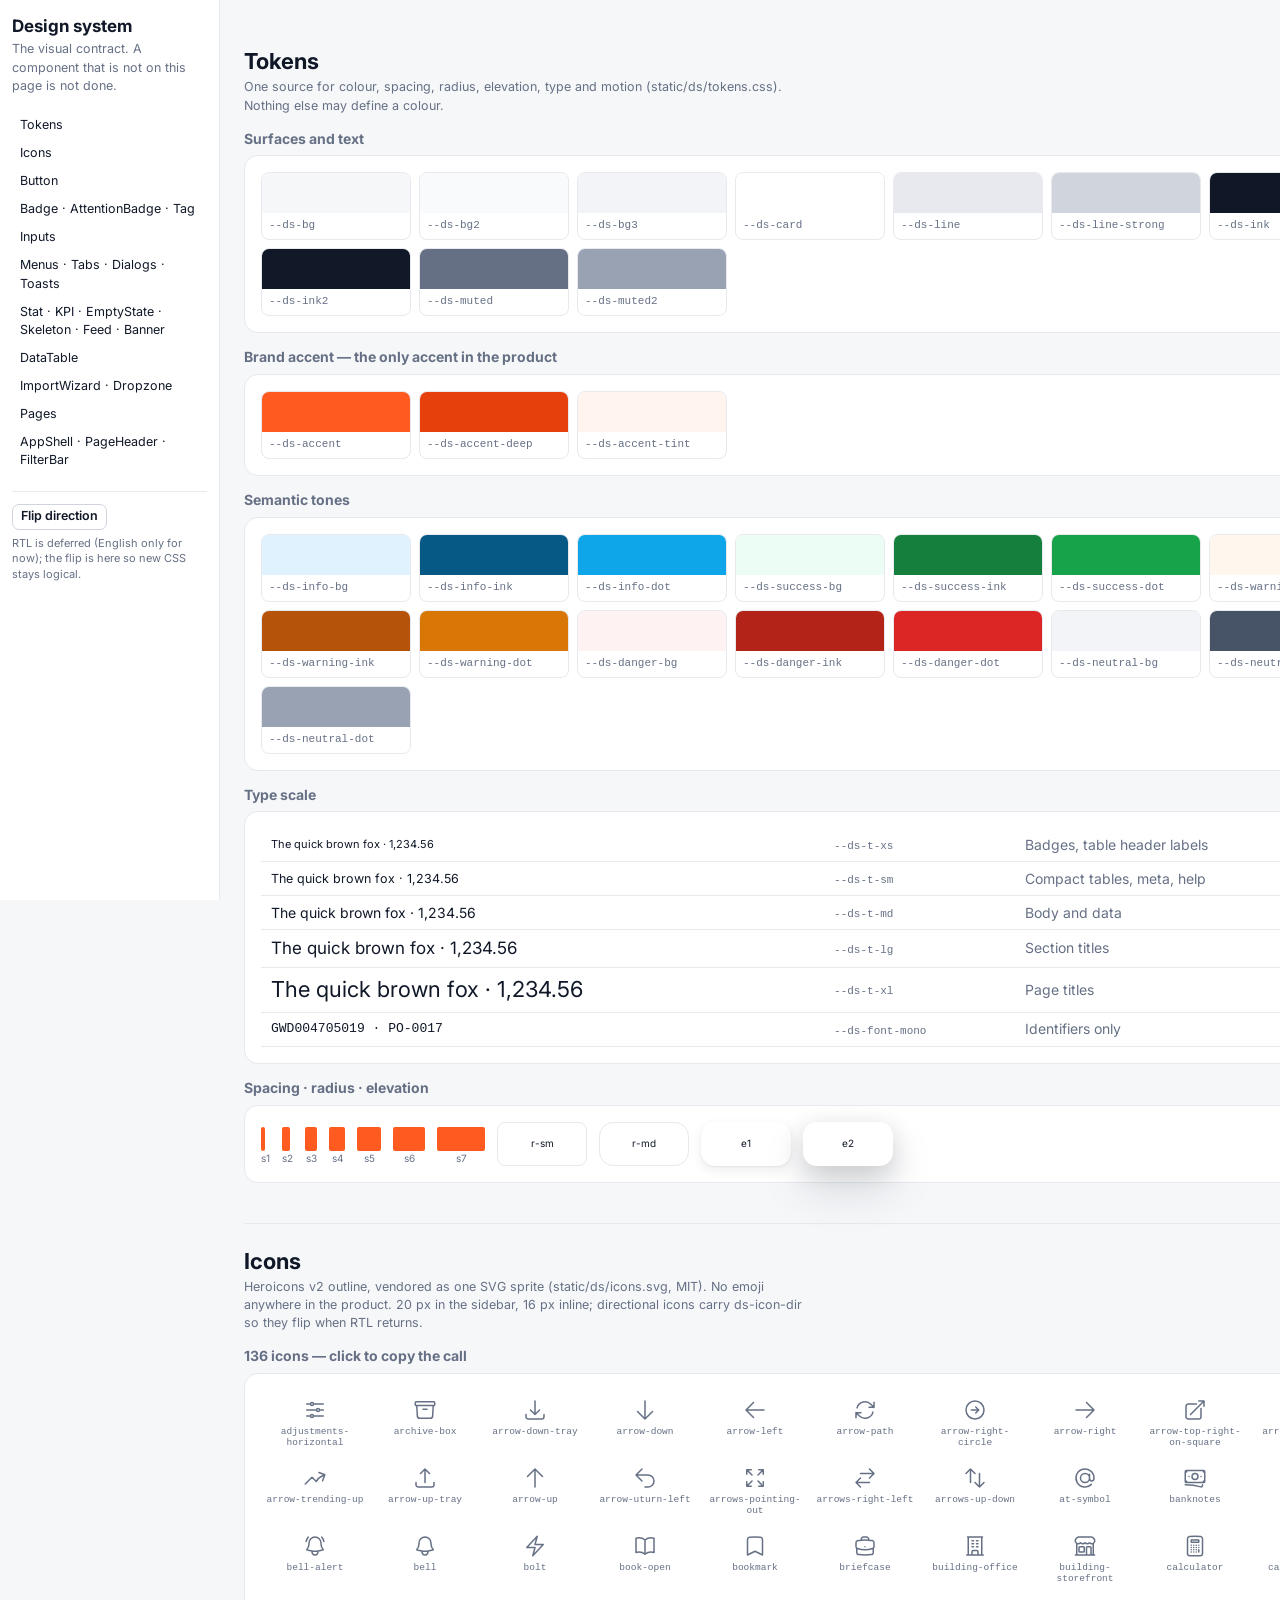
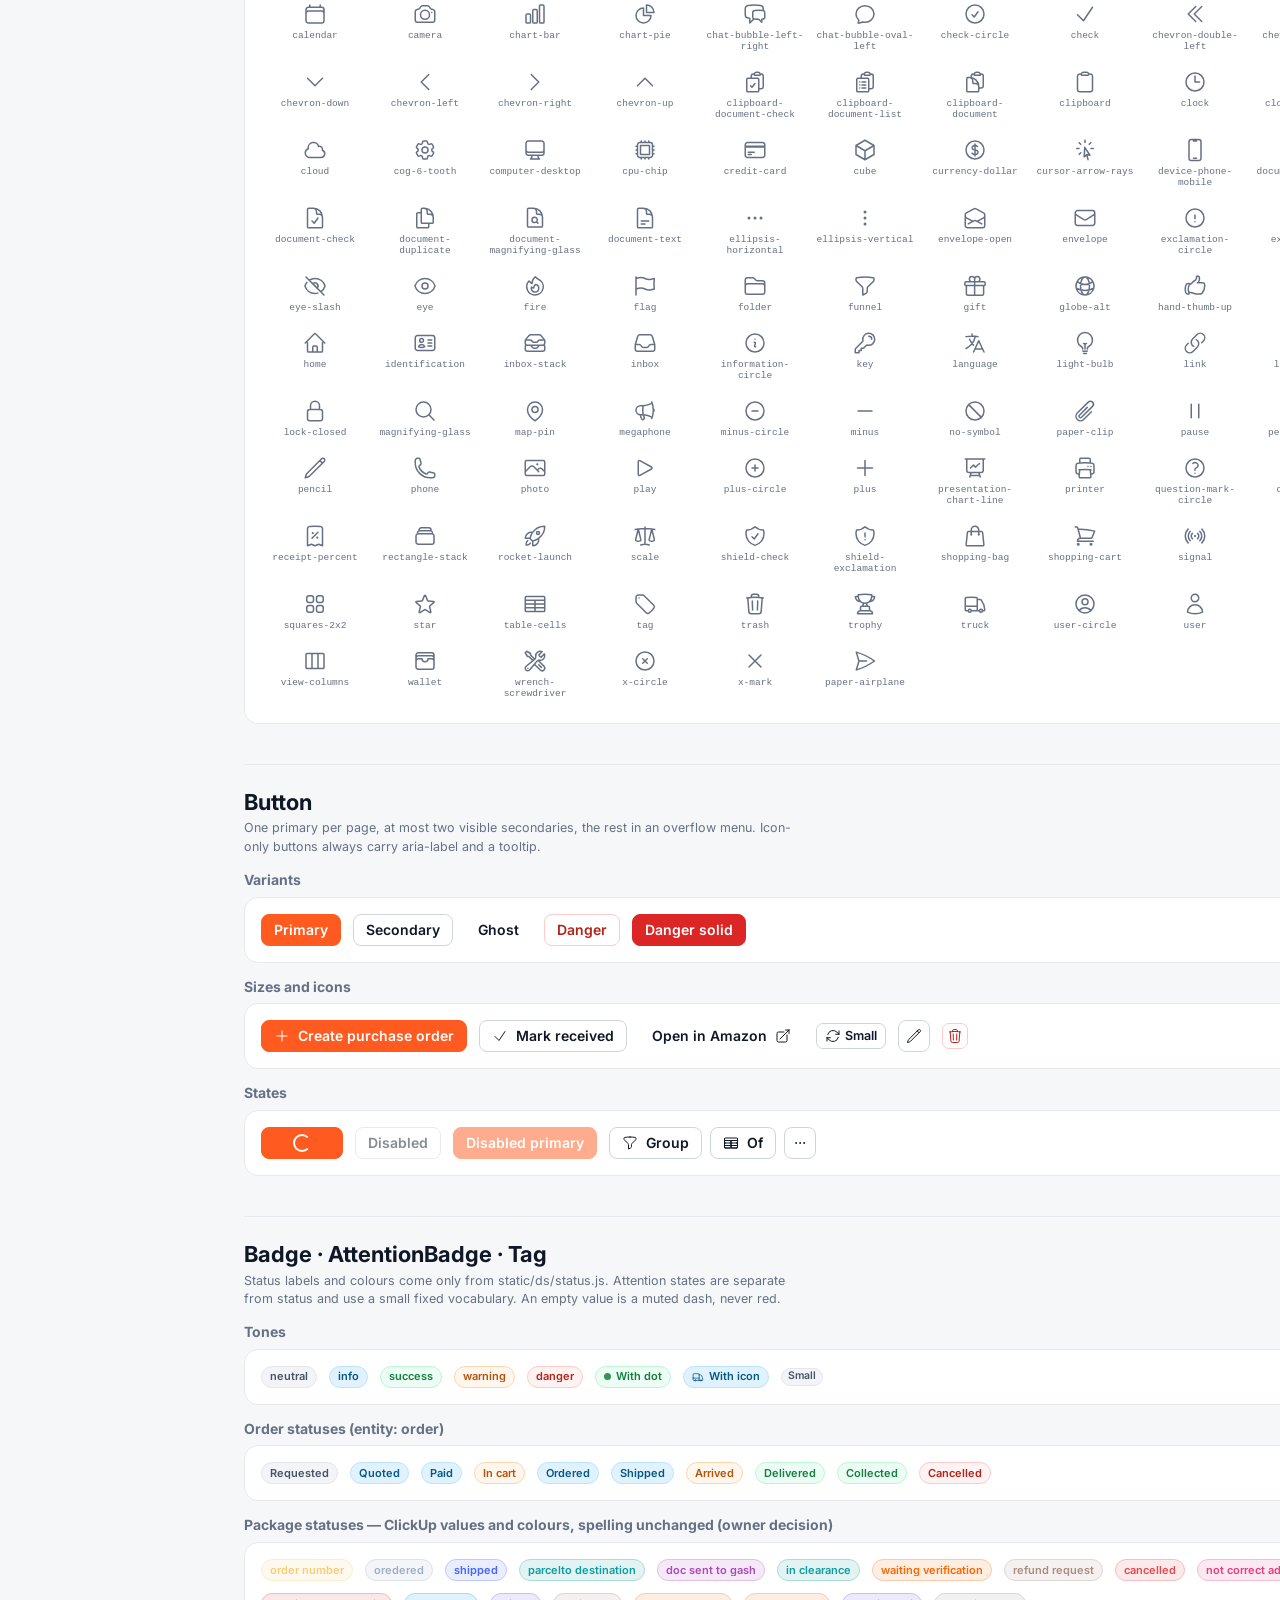
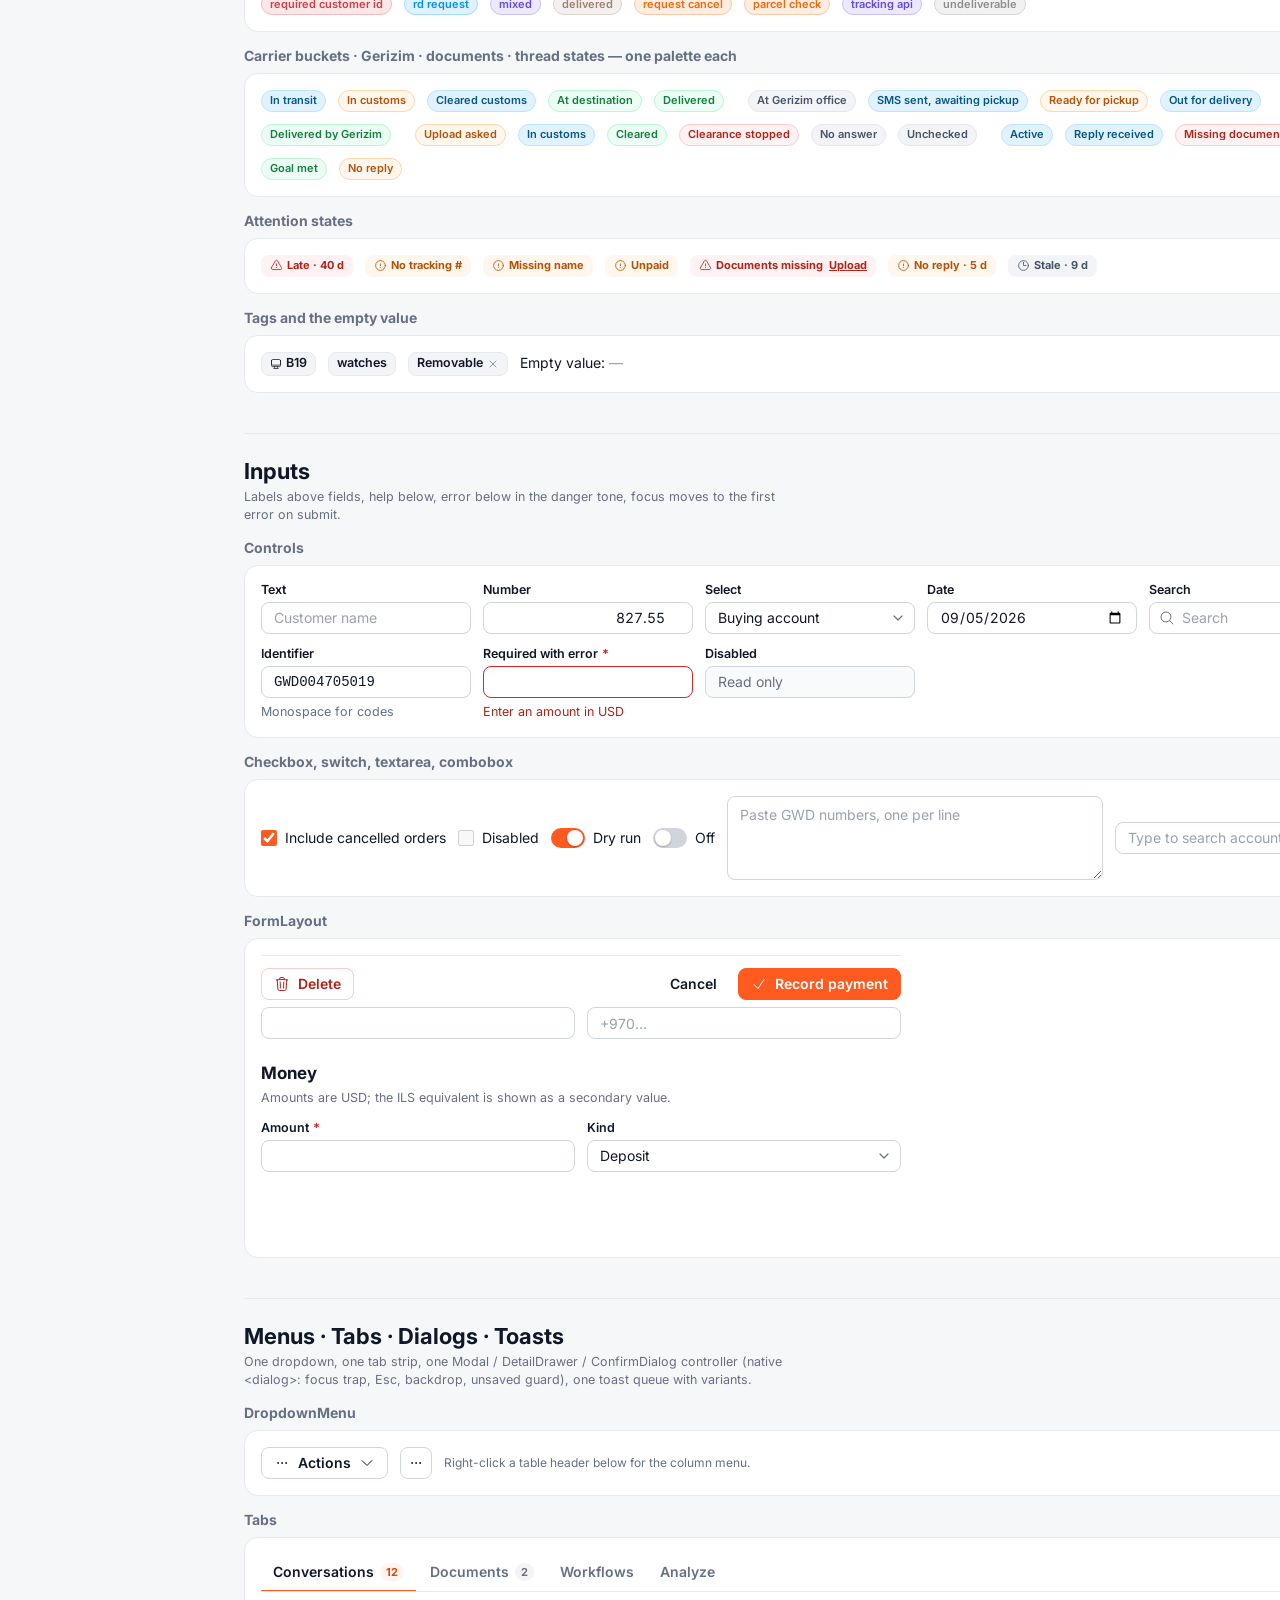
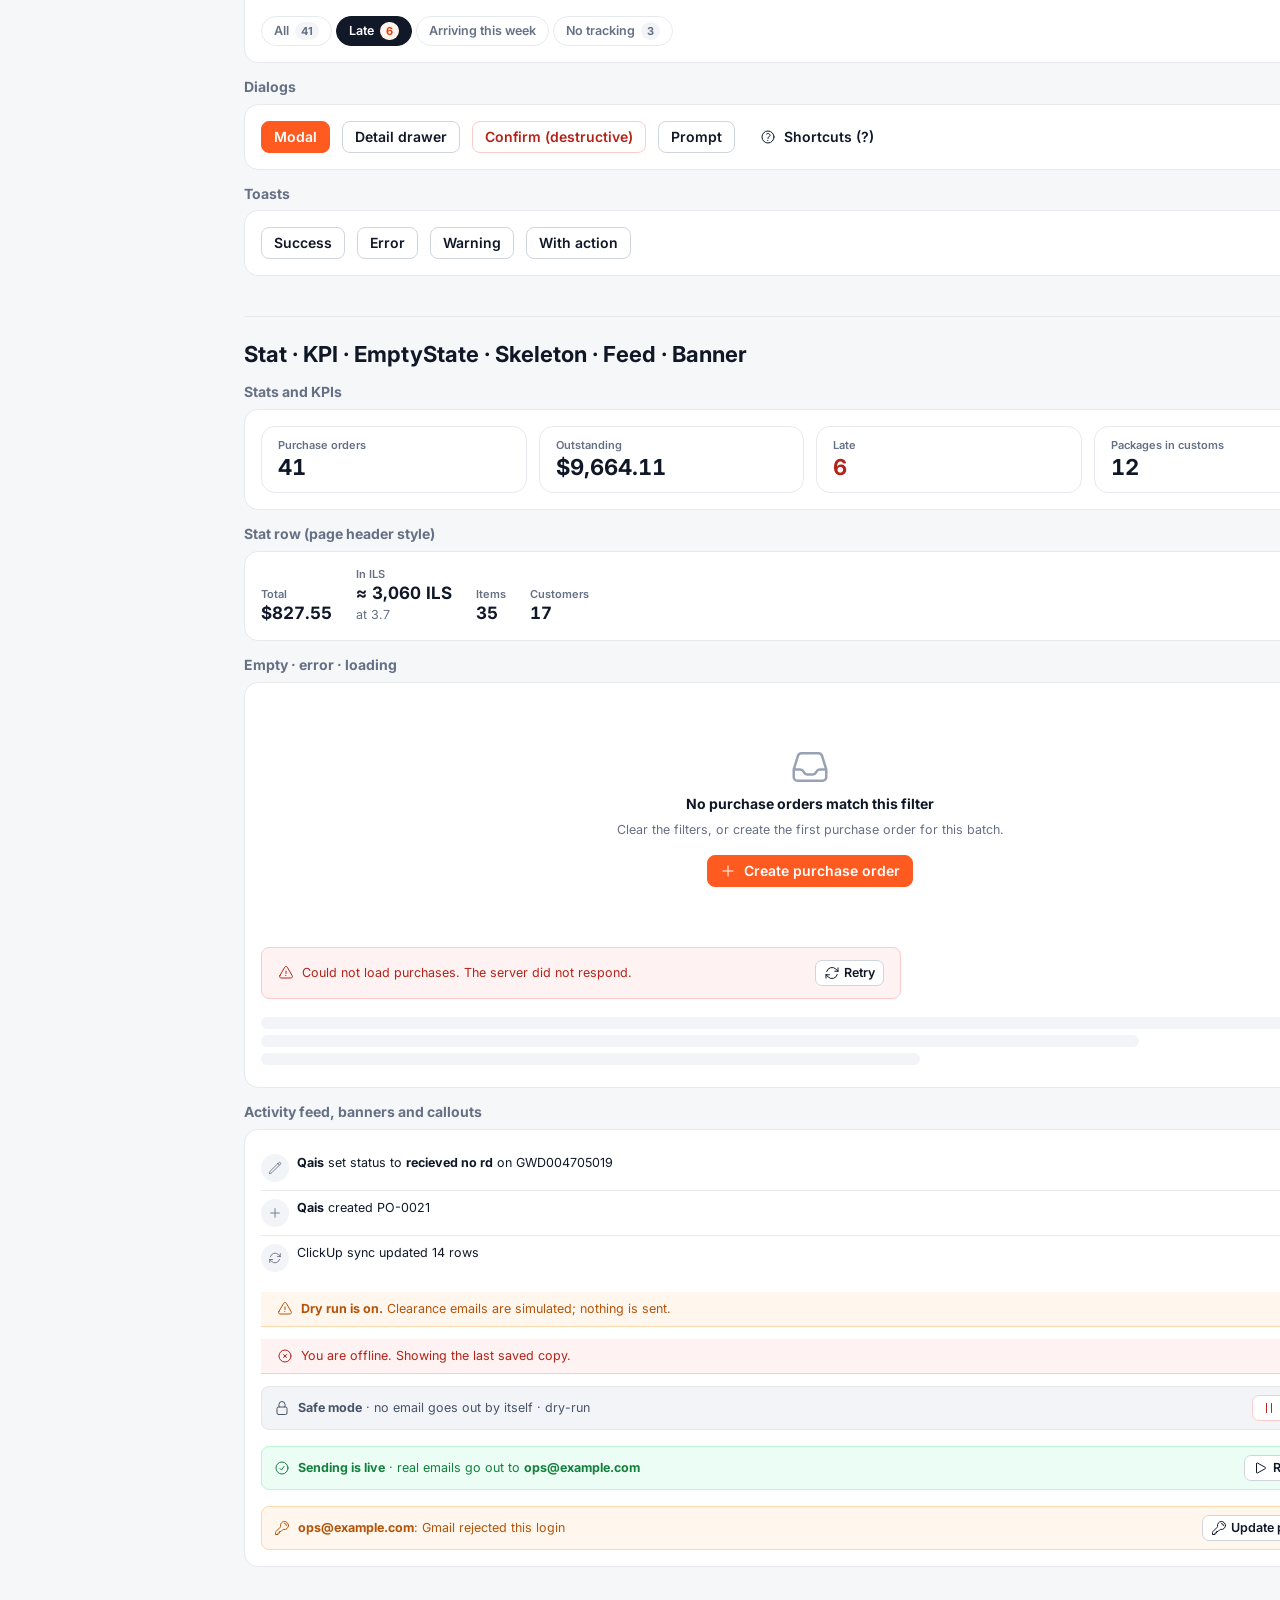
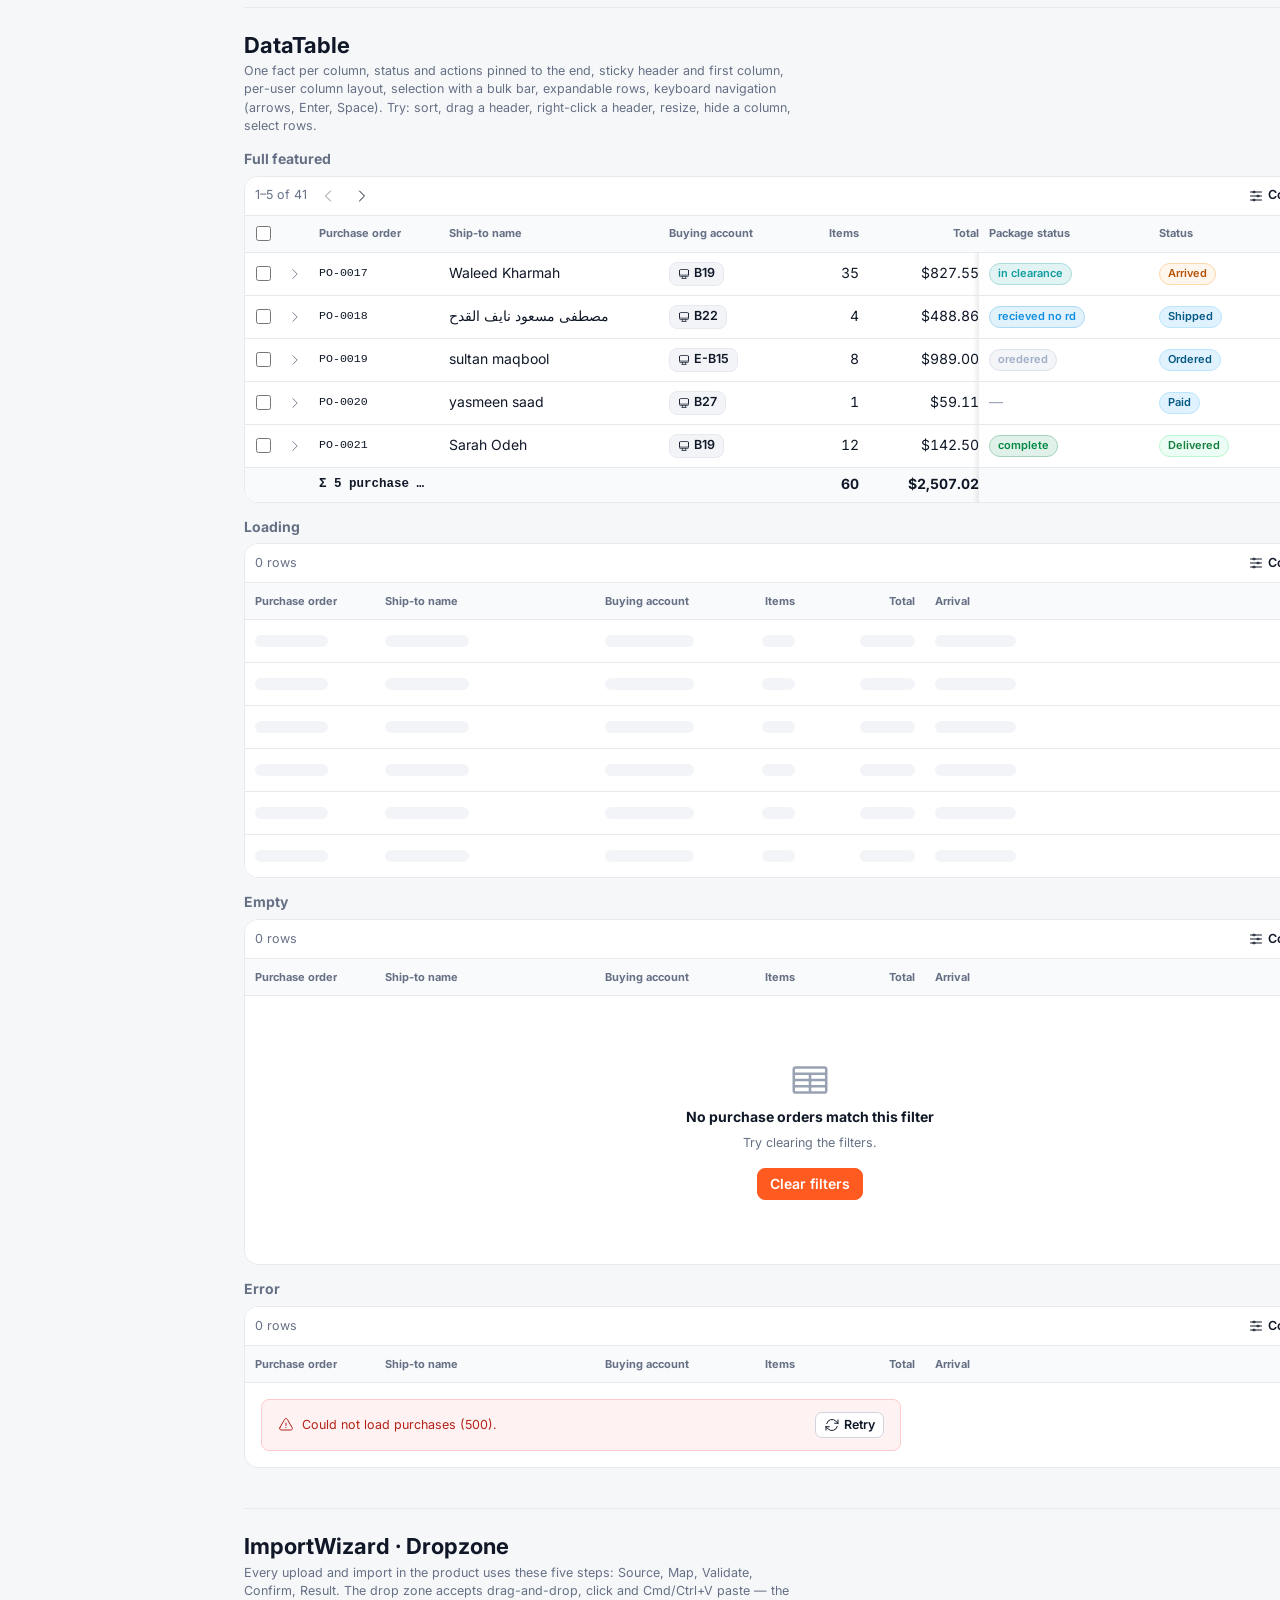
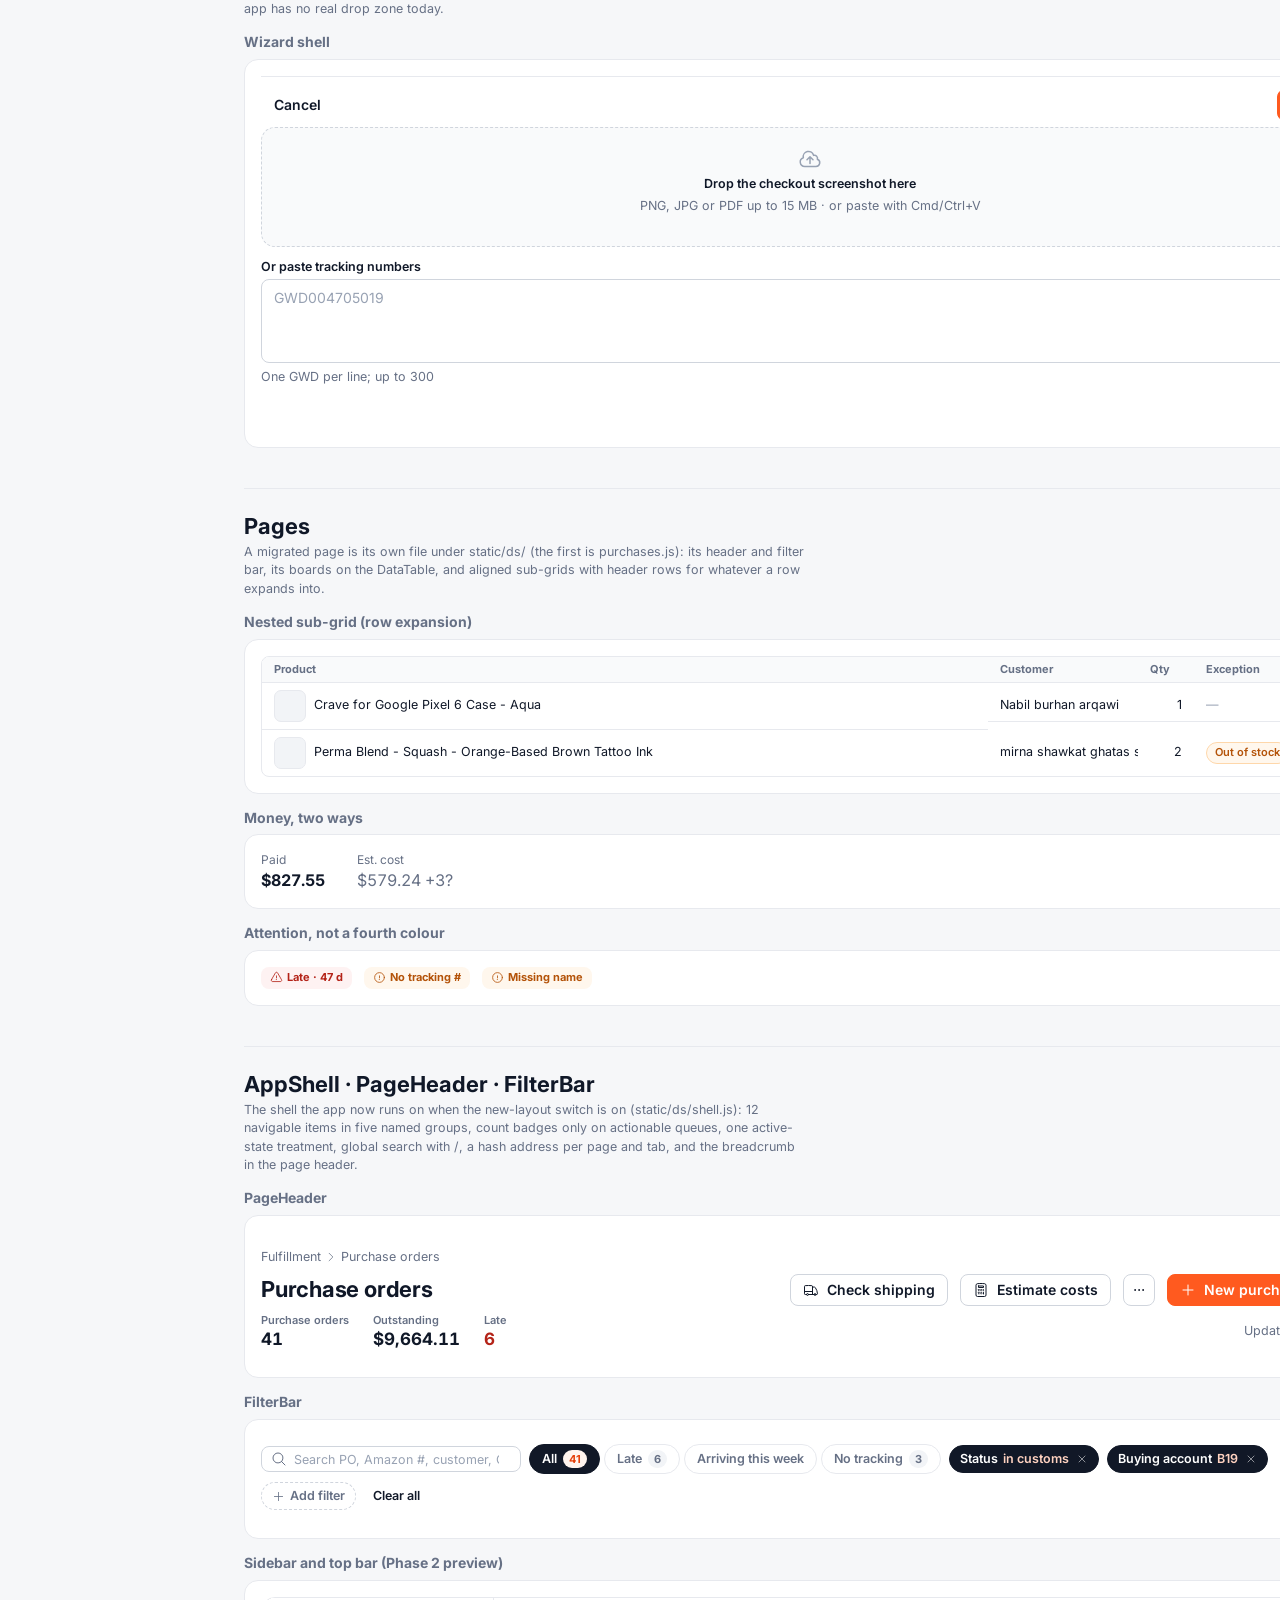
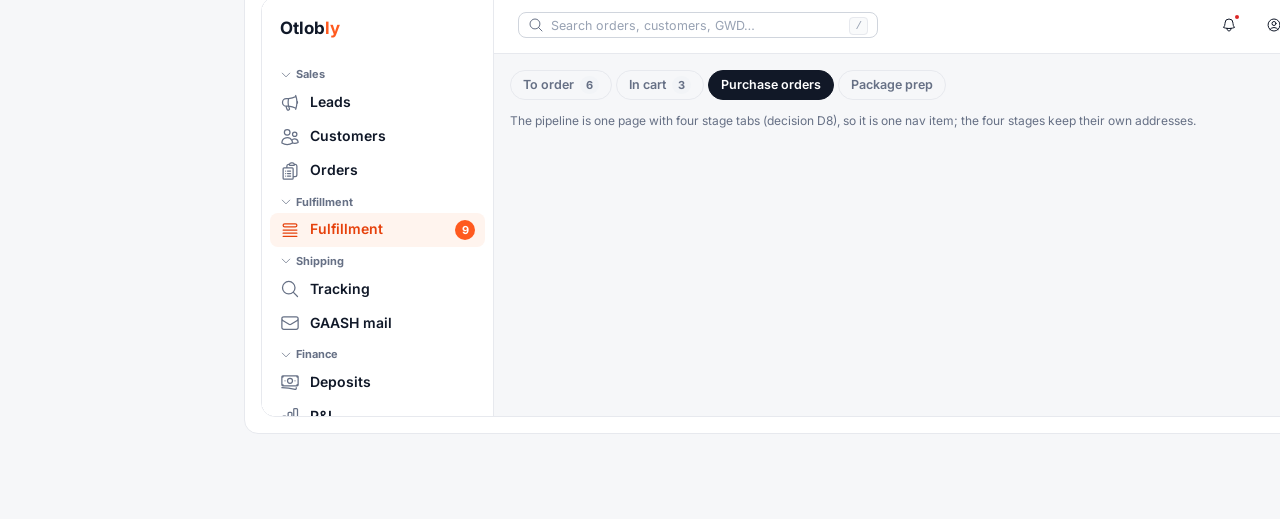
<file: web/design-system.html>
<!doctype html>
<meta charset="utf-8">
<meta name="viewport" content="width=device-width,initial-scale=1">
<title>Otlobly design system</title>
<link rel="preconnect" href="https://fonts.googleapis.com">
<link rel="preconnect" href="https://fonts.gstatic.com" crossorigin>
<link href="https://fonts.googleapis.com/css2?family=Inter:wght@400;600;700;800&display=swap" rel="stylesheet">
<link rel="stylesheet" href="/static/ds/tokens.css">
<link rel="stylesheet" href="/static/ds/ds.css">
<style>
  /* Catalogue chrome only — never a source of component styles. */
  body { margin: 0; background: var(--ds-bg); color: var(--ds-ink); font: var(--ds-t-md)/var(--ds-lh) var(--ds-font); }
  .cat { display: grid; grid-template-columns: 220px 1fr; min-height: 100vh; }
  .cat-nav { position: sticky; top: 0; height: 100vh; overflow: auto; padding: var(--ds-s4) var(--ds-s3); background: var(--ds-card); border-inline-end: 1px solid var(--ds-line); }
  .cat-nav h1 { font: var(--ds-w-bold) var(--ds-t-lg)/1.2 var(--ds-font); margin: 0 0 4px; }
  .cat-nav p { font-size: var(--ds-t-sm); color: var(--ds-muted); margin: 0 0 var(--ds-s4); }
  .cat-nav a { display: block; padding: 5px 8px; border-radius: var(--ds-r-sm); color: var(--ds-ink); text-decoration: none; font-size: var(--ds-t-sm); }
  .cat-nav a:hover { background: var(--ds-bg3); }
  .cat-main { padding: var(--ds-s5) var(--ds-s5) var(--ds-s7); max-width: 1180px; }
  .cat-sec { padding: var(--ds-s5) 0; border-top: 1px solid var(--ds-line); scroll-margin-top: var(--ds-s4); }
  .cat-sec:first-child { border-top: 0; }
  .cat-sec > h2 { font: var(--ds-w-bold) var(--ds-t-xl)/1.2 var(--ds-font); margin: 0 0 4px; }
  .cat-sec > .cat-note { color: var(--ds-muted); font-size: var(--ds-t-sm); margin: 0 0 var(--ds-s4); max-width: 70ch; }
  .cat-block { margin: var(--ds-s4) 0; }
  .cat-block > h3 { font: var(--ds-w-bold) var(--ds-t-md)/1.2 var(--ds-font); color: var(--ds-muted); margin: 0 0 var(--ds-s2); }
  .cat-demo { display: flex; gap: var(--ds-s3); flex-wrap: wrap; align-items: center; padding: var(--ds-s4); background: var(--ds-card); border: 1px solid var(--ds-line); border-radius: var(--ds-r-md); }
  .cat-demo.col { flex-direction: column; align-items: stretch; }
  .cat-swatches { display: grid; grid-template-columns: repeat(auto-fill, minmax(150px, 1fr)); gap: var(--ds-s2); }
  .cat-sw { border: 1px solid var(--ds-line); border-radius: var(--ds-r-sm); overflow: hidden; font-size: var(--ds-t-xs); }
  .cat-sw i { display: block; height: 40px; }
  .cat-sw span { display: block; padding: 5px 7px; font-family: var(--ds-font-mono); color: var(--ds-muted); }
  .cat-icons { display: grid; grid-template-columns: repeat(auto-fill, minmax(104px, 1fr)); gap: 2px; }
  .cat-ico { display: flex; flex-direction: column; align-items: center; gap: 4px; padding: 8px 4px; border-radius: var(--ds-r-sm); font-size: 10px; color: var(--ds-muted); text-align: center; }
  .cat-ico:hover { background: var(--ds-bg3); color: var(--ds-ink); }
  .cat-ico code { font-size: 9.5px; overflow-wrap: anywhere; }
  .cat-type td { padding: 6px 10px; border-bottom: 1px solid var(--ds-line); }
  .cat-type code { color: var(--ds-muted); font-size: var(--ds-t-xs); }
</style>

<div class="cat ds-root">
  <nav class="cat-nav">
    <h1>Design system</h1>
    <p>The visual contract. A component that is not on this page is not done.</p>
    <div id="catNav"></div>
    <div style="margin-top:var(--ds-s4);padding-top:var(--ds-s3);border-top:1px solid var(--ds-line)">
      <button type="button" class="ds-btn ds-btn-sm" onclick="document.documentElement.dir=document.documentElement.dir==='rtl'?'ltr':'rtl'">Flip direction</button>
      <p style="font-size:11px;margin-top:6px">RTL is deferred (English only for now); the flip is here so new CSS stays logical.</p>
    </div>
  </nav>
  <main class="cat-main" id="cat"></main>
</div>

<script src="/static/ds/status.js"></script>
<script src="/static/ds/format.js"></script>
<script src="/static/ds/ds.js"></script>
<script src="/static/ds/table.js"></script>
<script>
/* The catalogue calls the real helpers — never a copy — so a drift here is a real defect. */
const SECTIONS = [];
const sec = (id, title, note, body) => SECTIONS.push({ id, title, note, body });
const block = (title, html, o) => `<div class="cat-block"><h3>${DS.esc(title)}</h3><div class="cat-demo ${(o||{}).col?'col':''}">${html}</div></div>`;

/* ---------------- tokens ---------------- */
const swatch = (v, n) => `<div class="cat-sw"><i style="background:var(${v})"></i><span>${n||v}</span></div>`;
sec("tokens", "Tokens", "One source for colour, spacing, radius, elevation, type and motion (static/ds/tokens.css). Nothing else may define a colour.", () =>
  block("Surfaces and text", `<div class="cat-swatches" style="flex:1">${["--ds-bg","--ds-bg2","--ds-bg3","--ds-card","--ds-line","--ds-line-strong","--ds-ink","--ds-ink2","--ds-muted","--ds-muted2"].map(v=>swatch(v)).join("")}</div>`) +
  block("Brand accent — the only accent in the product", `<div class="cat-swatches" style="flex:1">${["--ds-accent","--ds-accent-deep","--ds-accent-tint"].map(v=>swatch(v)).join("")}</div>`) +
  block("Semantic tones", `<div class="cat-swatches" style="flex:1">${["info","success","warning","danger","neutral"].flatMap(t=>[`--ds-${t}-bg`,`--ds-${t}-ink`,`--ds-${t}-dot`]).map(v=>swatch(v)).join("")}</div>`) +
  block("Type scale", `<table class="cat-type" style="width:100%;border-collapse:collapse">${[["--ds-t-xs","Badges, table header labels"],["--ds-t-sm","Compact tables, meta, help"],["--ds-t-md","Body and data"],["--ds-t-lg","Section titles"],["--ds-t-xl","Page titles"]].map(([v,d])=>`<tr><td style="font-size:var(${v})">The quick brown fox · 1,234.56</td><td><code>${v}</code></td><td class="ds-muted">${d}</td></tr>`).join("")}<tr><td class="ds-mono">GWD004705019 · PO-0017</td><td><code>--ds-font-mono</code></td><td class="ds-muted">Identifiers only</td></tr></table>`) +
  block("Spacing · radius · elevation", `<div style="display:flex;gap:var(--ds-s3);align-items:flex-end;flex-wrap:wrap">${[1,2,3,4,5,6,7].map(i=>`<div style="text-align:center;font-size:10px;color:var(--ds-muted)"><div style="width:var(--ds-s${i});height:24px;background:var(--ds-accent);border-radius:2px"></div>s${i}</div>`).join("")}<div style="width:90px;height:44px;background:var(--ds-card);border:1px solid var(--ds-line);border-radius:var(--ds-r-sm);display:grid;place-items:center;font-size:10px">r-sm</div><div style="width:90px;height:44px;background:var(--ds-card);border:1px solid var(--ds-line);border-radius:var(--ds-r-md);display:grid;place-items:center;font-size:10px">r-md</div><div style="width:90px;height:44px;background:var(--ds-card);border-radius:var(--ds-r-md);box-shadow:var(--ds-e1);display:grid;place-items:center;font-size:10px">e1</div><div style="width:90px;height:44px;background:var(--ds-card);border-radius:var(--ds-r-md);box-shadow:var(--ds-e2);display:grid;place-items:center;font-size:10px">e2</div></div>`));

/* ---------------- icons ---------------- */
sec("icons", "Icons", "Heroicons v2 outline, vendored as one SVG sprite (static/ds/icons.svg, MIT). No emoji anywhere in the product. 20 px in the sidebar, 16 px inline; directional icons carry ds-icon-dir so they flip when RTL returns.", () => {
  const names = window.__ICONS || [];
  return block(`${names.length} icons — click to copy the call`, `<div class="cat-icons" style="flex:1">${names.map(n=>`<button type="button" class="cat-ico ds-btn-ghost" style="border:0;background:none;cursor:pointer" onclick="navigator.clipboard&&navigator.clipboard.writeText('DS.icon(&quot;${n}&quot;)');DS.toast('Copied DS.icon(\\'${n}\\')')">${DS.icon(n,{size:"lg"})}<code>${n}</code></button>`).join("")}</div>`);
});

/* ---------------- buttons ---------------- */
sec("buttons", "Button", "One primary per page, at most two visible secondaries, the rest in an overflow menu. Icon-only buttons always carry aria-label and a tooltip.", () =>
  block("Variants", ["primary","secondary","ghost","danger"].map(v=>DS.button({label:v[0].toUpperCase()+v.slice(1),variant:v})).join("") + DS.button({label:"Danger solid",variant:"danger",solid:true})) +
  block("Sizes and icons", DS.button({label:"Create purchase order",variant:"primary",icon:"plus"}) + DS.button({label:"Mark received",icon:"check"}) + DS.button({label:"Open in Amazon",iconEnd:"arrow-top-right-on-square",href:"#",variant:"ghost"}) + DS.button({label:"Small",size:"sm",icon:"arrow-path"}) + DS.button({icon:"pencil",ariaLabel:"Edit",tip:"Edit"}) + DS.button({icon:"trash",variant:"danger",ariaLabel:"Delete",tip:"Delete",size:"sm"})) +
  block("States", DS.button({label:"Loading",variant:"primary",loading:true}) + DS.button({label:"Disabled",disabled:true}) + DS.button({label:"Disabled primary",variant:"primary",disabled:true}) + DS.buttonGroup([{label:"Group",icon:"funnel"},{label:"Of",icon:"table-cells"},{icon:"ellipsis-horizontal",ariaLabel:"More"}])));

/* ---------------- badges ---------------- */
sec("badges", "Badge · AttentionBadge · Tag", "Status labels and colours come only from static/ds/status.js. Attention states are separate from status and use a small fixed vocabulary. An empty value is a muted dash, never red.", () =>
  block("Tones", ["neutral","info","success","warning","danger"].map(t=>DS.badge({label:t,tone:t})).join("") + DS.badge({label:"With dot",tone:"success",dot:true}) + DS.badge({label:"With icon",tone:"info",icon:"truck"}) + DS.badge({label:"Small",tone:"neutral",size:"sm"})) +
  block("Order statuses (entity: order)", DS.status.values("order").map(v=>DS.status.badge("order",v)).join(" ")) +
  block("Package statuses — ClickUp values and colours, spelling unchanged (owner decision)", DS.status.values("pkg").slice(0,18).map(v=>DS.status.badge("pkg",v)).join(" ")) +
  block("Carrier buckets · Gerizim · documents · thread states — one palette each", ["transit","customs","cleared","arrived","delivered"].map(v=>DS.status.badge("bucket",v)).join(" ") + "<br>" + ["office","sms","pickup","out","delivered"].map(v=>DS.status.badge("gerizim",v)).join(" ") + "<br>" + ["action","info","cleared","stopped","noanswer","unchecked"].map(v=>DS.status.badge("docs",v)).join(" ") + "<br>" + ["active","waiting_reply","missing_docs","goal_met","exhausted"].map(v=>DS.status.badge("gmThread",v)).join(" ")) +
  block("Attention states", DS.attention({kind:"late",detail:"40 d"}) + DS.attention({kind:"no_tracking"}) + DS.attention({kind:"missing_name"}) + DS.attention({kind:"unpaid"}) + DS.attention({kind:"missing_docs",action:{label:"Upload",onclick:"DS.toast('Upload docs')"}}) + DS.attention({kind:"no_reply",detail:"5 d"}) + DS.attention({kind:"stale",detail:"9 d"})) +
  block("Tags and the empty value", DS.tag({label:"B19",icon:"computer-desktop"}) + DS.tag({label:"watches"}) + DS.tag({label:"Removable",onRemove:"DS.toast('Removed')"}) + `<span>Empty value: ${DS.dash()}</span>`));

/* ---------------- inputs and forms ---------------- */
sec("inputs", "Inputs", "Labels above fields, help below, error below in the danger tone, focus moves to the first error on submit.", () =>
  block("Controls", `<div style="display:grid;grid-template-columns:repeat(auto-fit,minmax(190px,1fr));gap:var(--ds-s3);flex:1">
    ${DS.field({id:"d1",label:"Text",input:DS.input({id:"d1",placeholder:"Customer name",dirAuto:true})})}
    ${DS.field({id:"d2",label:"Number",input:DS.numberInput({id:"d2",value:"827.55"})})}
    ${DS.field({id:"d3",label:"Select",input:DS.select({id:"d3",options:["B19","B22","E-B15"],placeholder:"Buying account"})})}
    ${DS.field({id:"d4",label:"Date",input:DS.datePicker({id:"d4",value:"2026-09-05"})})}
    ${DS.field({id:"d5",label:"Search",input:DS.search({id:"d5"})})}
    ${DS.field({id:"d6",label:"Identifier",help:"Monospace for codes",input:DS.input({id:"d6",mono:true,value:"GWD004705019"})})}
    ${DS.field({id:"d7",label:"Required with error",required:true,error:"Enter an amount in USD",invalid:true,input:DS.input({id:"d7",invalid:true,value:""})})}
    ${DS.field({id:"d8",label:"Disabled",input:DS.input({id:"d8",value:"Read only",disabled:true})})}</div>`) +
  block("Checkbox, switch, textarea, combobox", DS.checkbox({label:"Include cancelled orders",checked:true}) + DS.checkbox({label:"Disabled",disabled:true}) + DS.switch({label:"Dry run",checked:true}) + DS.switch({label:"Off",checked:false}) + `<div style="flex:1;min-width:220px">${DS.textarea({placeholder:"Paste GWD numbers, one per line",rows:3})}</div>` + `<div style="min-width:200px">${DS.combobox({placeholder:"Type to search accounts",options:["B19","B22","B27","E-B15","S-B32"]})}</div>`) +
  block("FormLayout", DS.form({id:"demoForm",sections:[{title:"Customer",rows:[[DS.field({id:"f1",label:"Name",required:true,input:DS.input({id:"f1",required:true,dirAuto:true})}),DS.field({id:"f2",label:"Phone",input:DS.input({id:"f2",type:"tel",inputmode:"tel",placeholder:"+970…"})})]]},{title:"Money",hint:"Amounts are USD; the ILS equivalent is shown as a secondary value.",rows:[[DS.field({id:"f3",label:"Amount",required:true,input:DS.numberInput({id:"f3",required:true})}),DS.field({id:"f4",label:"Kind",input:DS.select({id:"f4",options:[{value:"deposit",label:"Deposit"},{value:"collect",label:"Collected"},{value:"refund",label:"Refund"}]})})]]}],footer:{destructive:{label:"Delete",icon:"trash"},cancel:{onclick:"DS.toast('Cancelled')"},primary:{label:"Record payment",icon:"check"}},onsubmit:"DS.toast.success('Form is valid');event.preventDefault();"}),{col:true}));

/* ---------------- overlays ---------------- */
sec("overlays", "Menus · Tabs · Dialogs · Toasts", "One dropdown, one tab strip, one Modal / DetailDrawer / ConfirmDialog controller (native <dialog>: focus trap, Esc, backdrop, unsaved guard), one toast queue with variants.", () =>
  block("DropdownMenu", DS.menu({button:{label:"Actions",iconEnd:"chevron-down"},items:[{head:"Purchase order"},{label:"Edit order",icon:"pencil",onclick:"DS.toast('Edit')"},{label:"Open detail",icon:"arrow-top-right-on-square",onclick:"DS.toast('Detail')"},{divider:true},{label:"Delete order",icon:"trash",danger:true,onclick:"DS.toast.error('Delete')"}]}) + DS.menu({items:[{label:"Mark received",icon:"check",onclick:"DS.toast('Received')"},{label:"Check shipping",icon:"truck",onclick:"DS.toast('Checking')"},{label:"Disabled item",icon:"no-symbol",disabled:true}]}) + `<span class="ds-muted" style="font-size:12px">Right-click a table header below for the column menu.</span>`) +
  block("Tabs", DS.tabs({items:[{key:"conv",label:"Conversations",count:12},{key:"docs",label:"Documents",count:2},{key:"wf",label:"Workflows"},{key:"analyze",label:"Analyze"}],active:"conv",onchange:"DS.toast('Tab '+KEY)"}) + `<div style="width:100%"></div>` + DS.tabs({variant:"pills",items:[{key:"all",label:"All",count:41},{key:"late",label:"Late",count:6},{key:"soon",label:"Arriving this week"},{key:"notrk",label:"No tracking",count:3}],active:"late",onchange:"DS.toast('View '+KEY)"}),{col:true}) +
  block("Dialogs", DS.button({label:"Modal",variant:"primary",onclick:"DS.dialogOpen('demoModal')"}) + DS.button({label:"Detail drawer",onclick:"DS.dialogOpen('demoDrawer')"}) + DS.button({label:"Confirm (destructive)",variant:"danger",onclick:"DS.confirm({title:'Delete purchase order?',text:'PO-0017 and its 3 packages will move to Trash. You can restore them for 30 days.',confirmLabel:'Delete',tone:'danger',icon:'trash'}).then(ok=>DS.toast(ok?'Deleted':'Kept',{tone:ok?'danger':'info'}))"}) + DS.button({label:"Prompt",onclick:"DS.prompt({title:'RD number',label:'Amazon refund number',placeholder:'113-…'}).then(v=>DS.toast(v?('Saved '+v):'Cancelled'))"}) + DS.button({label:"Shortcuts (?)",variant:"ghost",icon:"question-mark-circle",onclick:"DS.shortcutsSheet()"})) +
  block("Toasts", DS.button({label:"Success",onclick:"DS.toast.success('Marked as received')"}) + DS.button({label:"Error",onclick:"DS.toast.error('Upload failed: file is larger than 15 MB')"}) + DS.button({label:"Warning",onclick:"DS.toast.warn('2 files skipped: type not accepted')"}) + DS.button({label:"With action",onclick:"DS.toast('Order moved to In cart',{tone:'info',action:{label:'Undo',onclick:()=>DS.toast('Undone')}})"})));

/* ---------------- data display ---------------- */
sec("data", "Stat · KPI · EmptyState · Skeleton · Feed · Banner", "", () =>
  block("Stats and KPIs", `<div style="flex:1">${DS.kpis([{label:"Purchase orders",value:"41"},{label:"Outstanding",value:DS.fmt.money(9664.11)},{label:"Late",value:"6",tone:"danger"},{label:"Packages in customs",value:"12"}])}</div>`) +
  block("Stat row (page header style)", `<div class="ds-stat-row" style="flex:1">${DS.stat({label:"Total",value:DS.fmt.money(827.55)})}${DS.stat({label:"In ILS",value:DS.fmt.secondary(3060,"ILS"),hint:"at 3.7"})}${DS.stat({label:"Items",value:"35"})}${DS.stat({label:"Customers",value:"17"})}</div>`) +
  block("Empty · error · loading", `<div style="flex:1;display:grid;gap:var(--ds-s3)">${DS.empty({icon:"inbox",title:"No purchase orders match this filter",text:"Clear the filters, or create the first purchase order for this batch.",action:{label:"Create purchase order",icon:"plus",onclick:"DS.toast('New PO')"}})}${DS.errorState({text:"Could not load purchases. The server did not respond.",retry:{onclick:"DS.toast('Retrying')"}})}${DS.skeleton({rows:3})}</div>`) +
  block("Activity feed, banners and callouts", `<div style="flex:1;display:grid;gap:var(--ds-s3)">${DS.feed({items:[{icon:"pencil",html:"<b>Qais</b> set status to <b>recieved no rd</b> on GWD004705019",when:new Date(Date.now()-6e5)},{icon:"plus",html:"<b>Qais</b> created PO-0021",when:new Date(Date.now()-864e5)},{icon:"arrow-path",html:"ClickUp sync updated 14 rows",when:new Date(Date.now()-3*864e5)}]})}<div class="ds-banner">${DS.icon("exclamation-triangle")}<span><b>Dry run is on.</b> Clearance emails are simulated; nothing is sent.</span></div><div class="ds-banner ds-banner-danger">${DS.icon("x-circle")}<span>You are offline. Showing the last saved copy.</span></div>${DS.callout({tone:"neutral",icon:"lock-closed",html:"<b>Safe mode</b> · no email goes out by itself · dry-run",actions:[{label:"Freeze all",icon:"pause",size:"sm",variant:"danger",onclick:"DS.toast('Frozen')"}]})}${DS.callout({tone:"success",icon:"check-circle",html:"<b>Sending is live</b> · real emails go out to <b>ops@example.com</b>",actions:[{label:"Resume all",icon:"play",size:"sm",onclick:"DS.toast('Resumed')"}]})}${DS.callout({tone:"warning",icon:"key",html:"<b>ops@example.com</b>: Gmail rejected this login",actions:[{label:"Update password",icon:"key",size:"sm",onclick:"DS.toast('Opened')"}]})}</div>`));

/* ---------------- table ---------------- */
sec("table", "DataTable", "One fact per column, status and actions pinned to the end, sticky header and first column, per-user column layout, selection with a bulk bar, expandable rows, keyboard navigation (arrows, Enter, Space). Try: sort, drag a header, right-click a header, resize, hide a column, select rows.", () => `<div class="cat-block"><h3>Full featured</h3><div id="demoTable"></div></div>
  <div class="cat-block"><h3>Loading</h3><div id="demoTableLoading"></div></div>
  <div class="cat-block"><h3>Empty</h3><div id="demoTableEmpty"></div></div>
  <div class="cat-block"><h3>Error</h3><div id="demoTableError"></div></div>`);

/* ---------------- imports ---------------- */
sec("imports", "ImportWizard · Dropzone", "Every upload and import in the product uses these five steps: Source, Map, Validate, Confirm, Result. The drop zone accepts drag-and-drop, click and Cmd/Ctrl+V paste — the app has no real drop zone today.", () =>
  block("Wizard shell", DS.wizard({steps:["Source","Map","Validate","Confirm","Result"],current:0,body:`<div style="display:grid;gap:var(--ds-s3)">${DS.dropzone({id:"dzDemo",accept:"image/*,.pdf",multiple:true,paste:true,title:"Drop the checkout screenshot here",hint:"PNG, JPG or PDF up to 15 MB · or paste with Cmd/Ctrl+V",onFiles:(f)=>DS.toast.success(f.length+" file(s) ready")})}${DS.field({id:"wz1",label:"Or paste tracking numbers",help:"One GWD per line; up to 300",input:DS.textarea({id:"wz1",rows:3,placeholder:"GWD004705019"})})}</div>`,cancel:{onclick:"DS.toast('Cancelled')"},next:{onclick:"DS.toast('Next step')"}}),{col:true}));

/* ---------------- shell ---------------- */
sec("pages", "Pages", "A migrated page is its own file under static/ds/ (the first is purchases.js): its header and filter bar, its boards on the DataTable, and aligned sub-grids with header rows for whatever a row expands into.", () =>
  block("Nested sub-grid (row expansion)", `<div style="flex:1">${(function(){
    const cols=[{label:"Product",w:0},{label:"Customer",w:150},{label:"Qty",w:56},{label:"Exception",w:120},{label:"",w:44}];
    const rows=[["Crave for Google Pixel 6 Case - Aqua","Nabil burhan arqawi",1,""],["Perma Blend - Squash - Orange-Based Brown Tattoo Ink","mirna shawkat ghatas sukar",2,"Out of stock"]];
    const tpl=cols.map(c=>c.w?c.w+"px":"minmax(0,1fr)").join(" ");
    return `<div class="ds-pu-sub" style="--ds-pu-cols:${tpl}">
      <div class="ds-pu-sub-head">${cols.map(c=>`<div class="ds-pu-th">${DS.esc(c.label)}</div>`).join("")}</div>
      ${rows.map(r=>`<div class="ds-pu-sub-row"><div class="ds-pu-td"><span class="ds-pu-prod"><span class="ds-pu-thumb"></span><span class="ds-truncate" dir="auto" title="${DS.esc(r[0])}">${DS.esc(r[0])}</span></span></div><div class="ds-pu-td"><span class="ds-truncate" dir="auto" title="${DS.esc(r[1])}">${DS.esc(r[1])}</span></div><div class="ds-pu-td ds-num">${r[2]}</div><div class="ds-pu-td">${r[3]?DS.status.badge("poItem","OUT_OF_STOCK"):DS.dash()}</div><div class="ds-pu-td">${DS.button({icon:"pencil",size:"sm",variant:"ghost",iconOnly:true,ariaLabel:"Edit product"})}</div></div>`).join("")}
    </div>`;})()}</div>`) +
  block("Money, two ways", `<div style="display:flex;gap:32px"><div><div class="ds-muted" style="font-size:12px">Paid</div><b class="ds-num" style="font-size:16px">${DS.fmt.money(827.55)}</b></div><div><div class="ds-muted" style="font-size:12px">Est. cost</div><span class="ds-pu-est" style="font-size:16px">${DS.fmt.money(579.24)}<span class="ds-muted"> +3?</span></span></div></div>`) +
  block("Attention, not a fourth colour", DS.attention({kind:"late",detail:"47 d"})+" "+DS.attention({kind:"no_tracking"})+" "+DS.attention({kind:"missing_name"})));

sec("shell", "AppShell · PageHeader · FilterBar", "The shell the app now runs on when the new-layout switch is on (static/ds/shell.js): 12 navigable items in five named groups, count badges only on actionable queues, one active-state treatment, global search with /, a hash address per page and tab, and the breadcrumb in the page header.", () =>
  block("PageHeader", `<div style="flex:1">${DS.pageHeader({crumbs:[{label:"Fulfillment",onclick:"DS.toast('Fulfillment')"},{label:"Purchase orders"}],title:"Purchase orders",stats:[{label:"Purchase orders",value:"41"},{label:"Outstanding",value:DS.fmt.money(9664.11)},{label:"Late",value:"6",tone:"danger"}],updated:new Date(Date.now()-18e4),primary:{label:"New purchase order",icon:"plus"},secondary:[{label:"Check shipping",icon:"truck"},{label:"Estimate costs",icon:"calculator"}],overflow:[{label:"Import from ClickUp",icon:"arrow-down-tray"},{label:"Register at Gerizim",icon:"map-pin"},{divider:true},{label:"Export CSV",icon:"arrow-up-tray"}]})}</div>`) +
  block("FilterBar", `<div style="flex:1">${DS.filterBar({search:{placeholder:"Search PO, Amazon #, customer, GWD"},views:[{key:"all",label:"All",count:41,active:true},{key:"late",label:"Late",count:6},{key:"soon",label:"Arriving this week"},{key:"notrk",label:"No tracking",count:3}],chips:[{label:"Status",value:"in customs",active:true,onremove:"DS.toast('Removed')"},{label:"Buying account",value:"B19",active:true,onremove:"DS.toast('Removed')"}],add:{onclick:"DS.toast('Add filter')"},clear:{onclick:"DS.toast('Cleared')"}})}</div>`) +
  block("Sidebar and top bar (Phase 2 preview)", `<div style="flex:1;border:1px solid var(--ds-line);border-radius:var(--ds-r-md);overflow:hidden;height:420px;display:grid;grid-template-columns:232px 1fr">
    ${DS.sidebar({brand:'<b style="font-size:17px">Otlob<span style="color:var(--ds-accent)">ly</span></b>',groups:[{key:"sales",label:"Sales",items:[{key:"leads",label:"Leads",icon:"megaphone"},{key:"customers",label:"Customers",icon:"users"},{key:"orders",label:"Orders",icon:"clipboard-document-list"}]},{key:"ful",label:"Fulfillment",items:[{key:"fulfil",label:"Fulfillment",icon:"queue-list",badge:9,active:true}]},{key:"ship",label:"Shipping",items:[{key:"track",label:"Tracking",icon:"magnifying-glass"},{key:"gaash",label:"GAASH mail",icon:"envelope"}]},{key:"fin",label:"Finance",items:[{key:"dep",label:"Deposits",icon:"banknotes"},{key:"pnl",label:"P&L",icon:"chart-bar"}]},{key:"ins",label:"Insights",items:[{key:"goals",label:"Goals",icon:"trophy"},{key:"act",label:"Activity",icon:"clock"}]}],attention:{count:4,onclick:"DS.toast('Needs attention')"},workspace:{name:"Otlobly",onclick:"DS.toast('Switch workspace')"},user:{name:"Qais",role:"Admin"}})}
    <div style="overflow:auto;background:var(--ds-bg)">${DS.topbar({search:{placeholder:"Search orders, customers, GWD…"},notifications:{count:2,onclick:"DS.toast('Notifications')"},language:{label:"ع",hidden:true},user:{name:"Qais",items:[{label:"Settings",icon:"cog-6-tooth"},{label:"Keyboard shortcuts",icon:"question-mark-circle",kbd:"?",onclick:"DS.shortcutsSheet()"},{divider:true},{label:"Sign out",icon:"arrow-uturn-left"}]}})}<div style="padding:var(--ds-s4)">${DS.tabs({variant:"pills",ariaLabel:"Fulfillment stages",items:[{key:"toorder",label:"To order",count:6},{key:"incart",label:"In cart",count:3},{key:"po",label:"Purchase orders"},{key:"pkgprep",label:"Package prep"}],active:"po",onchange:"DS.toast('Stage KEY')"})}<p class="ds-muted" style="font-size:12px;margin-top:var(--ds-s3)">The pipeline is one page with four stage tabs (decision D8), so it is one nav item; the four stages keep their own addresses.</p></div></div>
  </div>`));

/* ---------------- render ---------------- */
fetch("/static/ds/icons.svg").then(r=>r.text()).then(t=>{ window.__ICONS=[...t.matchAll(/id="i-([a-z0-9-]+)"/g)].map(m=>m[1]); paint(); }).catch(()=>{ window.__ICONS=[]; paint(); });

function paint(){
  document.getElementById("cat").innerHTML = SECTIONS.map(s=>`<section class="cat-sec" id="${s.id}"><h2>${DS.esc(s.title)}</h2>${s.note?`<p class="cat-note">${DS.esc(s.note)}</p>`:""}${typeof s.body==="function"?s.body():s.body}</section>`).join("")
    + DS.modal({id:"demoModal",title:"Record a deposit",size:"sm",body:DS.form({id:"mForm",sections:[DS.field({id:"m1",label:"Amount (ILS)",required:true,input:DS.numberInput({id:"m1",value:"500"})}),DS.field({id:"m2",label:"Note",input:DS.input({id:"m2",placeholder:"Optional"})})],footer:{}}),cancel:{onclick:"DS.dialogClose('demoModal')"},primary:{label:"Record",onclick:"DS.dialogClose('demoModal');DS.toast.success('Deposit recorded')"}})
    + DS.drawer({id:"demoDrawer",identifier:"PO-0017",title:"Waleed Kharmah",badge:DS.status.badge("order","ARRIVED"),subtitle:"Amazon order 113-0913603 · placed 5 Sep 2026",facts:[{label:"Total",value:DS.fmt.money(827.55)},{label:"Items",value:"35"},{label:"Customers",value:"17"},{label:"Packages",value:"12"}],tabs:DS.tabs({items:[{key:"ov",label:"Overview"},{key:"items",label:"Items",count:35},{key:"pkg",label:"Packages",count:12},{key:"pay",label:"Payments"},{key:"tl",label:"Timeline"}],active:"ov",onchange:"DS.toast('Tab '+KEY)"}),body:`<p class="ds-muted">A detail drawer opens over the list, so the working set is never lost. Esc closes it; focus returns to the row.</p>${DS.kpis([{label:"Landed cost",value:DS.fmt.money(912.4)},{label:"Collected",value:DS.fmt.money(400)},{label:"Due",value:DS.fmt.money(427.55),tone:"warning"}])}`,side:`<div>${["Buying account: B19","Ship to: Waleed Kharmah","Arrival: 12 Sep 2026","GAASH: CLEARED GASH"].map(t=>`<div class="ds-kv"><span>${t.split(": ")[0]}</span><b>${t.split(": ")[1]}</b></div>`).join("")}</div>`,actions:[{label:"Check shipping",icon:"truck"},{label:"Upload documents",icon:"document-arrow-up"}],primary:{label:"Mark received",icon:"check"}});

  document.getElementById("catNav").innerHTML = SECTIONS.map(s=>`<a href="#${s.id}">${DS.esc(s.title)}</a>`).join("");
  paintTables();
  DS.installShortcuts();
}

function paintTables(){
  const rows = [
    {id:"PO-0017",name:"Waleed Kharmah",account:"B19",items:35,total:827.55,arrival:"2026-09-12",status:"ARRIVED",pkgStatus:"in clearance",attn:[]},
    {id:"PO-0018",name:"مصطفى مسعود نايف القدح",account:"B22",items:4,total:488.86,arrival:"2026-08-30",status:"SHIPPED",pkgStatus:"recieved no rd",attn:[{kind:"late",detail:"8 d"}]},
    {id:"PO-0019",name:"sultan maqbool",account:"E-B15",items:8,total:989,arrival:null,status:"ORDERED",pkgStatus:"oredered",attn:[{kind:"no_tracking"}]},
    {id:"PO-0020",name:"yasmeen saad",account:"B27",items:1,total:59.11,arrival:"2026-09-20",status:"PAID",pkgStatus:"",attn:[{kind:"unpaid"}]},
    {id:"PO-0021",name:"Sarah Odeh",account:"B19",items:12,total:142.5,arrival:"2026-09-08",status:"DELIVERED",pkgStatus:"complete",attn:[]},
  ];
  const columns = [
    {key:"id",label:"Purchase order",type:"id",w:130,pin:"start",locked:true},
    {key:"name",label:"Ship-to name",type:"text",w:220},
    {key:"account",label:"Buying account",type:"text",w:130,title:"The Amazon buying account (Multilogin profile) the order was placed under",render:r=>r.account?DS.tag({label:r.account,icon:"computer-desktop"}):DS.dash()},
    {key:"items",label:"Items",type:"number",w:80},
    {key:"total",label:"Total",type:"money",w:120},
    {key:"arrival",label:"Arrival",type:"date",w:120},
    {key:"attn",label:"Attention",type:"attention",w:150,sortable:false},
    {key:"pkgStatus",label:"Package status",type:"status",entity:"pkg",w:170,pin:"end"},
    {key:"status",label:"Status",type:"status",entity:"order",w:130,pin:"end"},
    {key:"actions",label:"",type:"actions",w:96,pin:"end",locked:true,sortable:false,
      quick:r=>[{icon:"pencil",ariaLabel:"Edit "+r.id,tip:"Edit",onclick:`DS.toast('Edit ${r.id}')`},{icon:"truck",ariaLabel:"Check shipping",tip:"Check shipping",onclick:`DS.toast('Checking ${r.id}')`}],
      menu:r=>[{label:"Open detail",icon:"arrow-top-right-on-square",onclick:"DS.dialogOpen('demoDrawer')"},{label:"Mark received",icon:"check",onclick:`DS.toast.success('${r.id} received')`},{divider:true},{label:"Delete",icon:"trash",danger:true,onclick:`DS.confirm({title:'Delete ${r.id}?',tone:'danger',confirmLabel:'Delete'}).then(ok=>ok&&DS.toast.error('Deleted'))`}]},
  ];
  DS.tableRender("demoTable",{id:"demo",columns,rows,rowKey:r=>r.id,selectable:true,
    bulk:[{label:"Mark received",icon:"check",onclick:(keys)=>DS.toast.success(keys.length+" marked as received")},{label:"Delete",icon:"trash",variant:"danger",onclick:(keys)=>DS.confirm({title:`Delete ${keys.length} purchase orders?`,tone:"danger",confirmLabel:"Delete"}).then(ok=>ok&&DS.toast.error("Deleted "+keys.length))}],
    expandable:{render:r=>`<div class="ds-muted" style="font-size:12px;margin-bottom:6px">Packages of ${DS.esc(r.id)} — a nested DataTable with its own header, on the same grid.</div>`+DS.table({id:"demo-sub-"+r.id.toLowerCase(),columns:[{key:"gwd",label:"Parcel",type:"id",w:150},{key:"items",label:"Items",type:"number",w:80},{key:"arrival",label:"Arrival",type:"date",w:120},{key:"docs",label:"Documents",type:"status",entity:"docs",w:150,pin:"end"},{key:"st",label:"Status",type:"status",entity:"bucket",w:150,pin:"end"}],rows:[{gwd:"GWD004705019",items:3,arrival:"2026-09-12",docs:"action",st:"customs"},{gwd:"GWD004694904",items:1,arrival:"2026-09-14",docs:"info",st:"transit"}],rowKey:x=>x.gwd})},
    footer:{id:"Σ 5 purchase orders",items:"60",total:DS.fmt.money(2507.02)},
    page:{from:1,to:5,total:41,onPrev:()=>DS.toast("Previous page"),onNext:()=>DS.toast("Next page")},
    onRowClick:(r)=>DS.dialogOpen("demoDrawer"),
    rowTitle:r=>`${r.id} · ${r.name}`});
  DS.tableRender("demoTableLoading",{id:"demoLoading",columns:columns.slice(0,6),rows:[],loading:true});
  DS.tableRender("demoTableEmpty",{id:"demoEmpty",columns:columns.slice(0,6),rows:[],empty:{icon:"table-cells",title:"No purchase orders match this filter",text:"Try clearing the filters.",action:{label:"Clear filters",onclick:"DS.toast('Cleared')"}}});
  DS.tableRender("demoTableError",{id:"demoError",columns:columns.slice(0,6),rows:[],error:"Could not load purchases (500).",retry:()=>DS.toast("Retrying")});
}
</script>
</file>
<file: static/ds/tokens.css>
/* ============================================================================
   Otlobly design system — tokens (the ONE source of visual values)
   docs/ux-restructure/AUDIT.md §5.9 · DESIGN_SYSTEM.md
   Every colour, size, radius, shadow, z-index and duration used by static/ds/ds.css
   comes from here. Product CSS must reference these variables, never literals
   (tools/inventory.py --lint counts the literals; Phase 7 turns that into an error).
   Prefix --ds- keeps them apart from the legacy :root in web/index.html until that
   file is retired in Phase 7.
   ========================================================================== */
:root {
  /* ---- neutral scale: surfaces, text, borders ---- */
  --ds-bg: #f6f7f9;            /* page ground */
  --ds-bg2: #f9fafb;           /* tinted strips, meta rows, table header */
  --ds-bg3: #f2f4f7;           /* hover, inset */
  --ds-card: #ffffff;          /* raised surfaces: table body, panels, modals */
  --ds-line: #e7e9ee;          /* hairline dividers */
  --ds-line-strong: #d0d5dd;   /* input borders, focused hairlines */
  --ds-ink: #101828;           /* primary text */
  --ds-ink2: #111827;          /* headings, primary buttons */
  --ds-muted: #667085;         /* secondary text */
  --ds-muted2: #98a2b3;        /* placeholders, disabled text */

  /* ---- the one brand accent (primary actions, active nav, focus) ---- */
  --ds-accent: #ff5a1f;
  --ds-accent-deep: #e6410c;   /* hover / pressed */
  --ds-accent-tint: #fff4ee;   /* selected row, active tab background */
  --ds-accent-ink: #ffffff;    /* text on accent */
  --ds-on-solid: #ffffff;      /* text and knobs on any solid dark or accent surface */
  --ds-accent-on-dark: #ffd2c0;/* the accent, legible on the dark bulk bar / active chip */
  --ds-focus: 0 0 0 3px rgba(255, 90, 31, .35);

  /* ---- semantic tones (bg / ink / line), each pair meets WCAG AA on its bg ---- */
  --ds-info-bg: #e0f2fe;    --ds-info-ink: #075985;    --ds-info-line: #bae6fd;    --ds-info-dot: #0ea5e9;
  --ds-success-bg: #ecfdf5; --ds-success-ink: #15803d; --ds-success-line: #bbf7d0; --ds-success-dot: #16a34a;
  --ds-warning-bg: #fff7ed; --ds-warning-ink: #b45309; --ds-warning-line: #fed7aa; --ds-warning-dot: #d97706;
  --ds-danger-bg: #fef2f2;  --ds-danger-ink: #b42318;  --ds-danger-line: #fecaca;  --ds-danger-dot: #dc2626;
  --ds-neutral-bg: #f2f4f7; --ds-neutral-ink: #475467; --ds-neutral-line: #e4e7ec; --ds-neutral-dot: #98a2b3;

  /* ---- spacing: 4 px base scale ---- */
  --ds-s1: 4px; --ds-s2: 8px; --ds-s3: 12px; --ds-s4: 16px; --ds-s5: 24px; --ds-s6: 32px; --ds-s7: 48px;

  /* ---- radius: two values (+ pill) ---- */
  --ds-r-sm: 8px;              /* inputs, buttons, badges */
  --ds-r-md: 14px;             /* panels, modals, drawers */
  --ds-r-pill: 999px;

  /* ---- elevation: two levels ---- */
  --ds-e1: 0 1px 2px rgba(16, 24, 40, .06), 0 4px 12px rgba(16, 24, 40, .08);     /* raised: menus, popovers */
  --ds-e2: 0 8px 24px rgba(16, 24, 40, .16), 0 24px 48px rgba(16, 24, 40, .12);   /* overlay: modals, drawers */

  /* ---- typography ---- */
  --ds-font: Inter, -apple-system, BlinkMacSystemFont, "Segoe UI", Roboto, sans-serif;
  --ds-font-mono: ui-monospace, SFMono-Regular, Menlo, monospace;   /* identifiers and tracking numbers only */
  --ds-t-xs: 11px;             /* badges, table header labels */
  --ds-t-sm: 12.5px;           /* compact tables, meta */
  --ds-t-md: 14px;             /* body, data */
  --ds-t-lg: 17px;             /* section titles */
  --ds-t-xl: 22px;             /* page titles */
  --ds-t-2xl: 28px;            /* hero numerals only - the P&L headline, the Leluxe goal,
                                  the KPI cards. They were 34 / 26 / 25px: three sizes for
                                  one idea. Five steps is too thin for an app with heroes. */
  --ds-lh: 1.45;
  --ds-w-regular: 400; --ds-w-medium: 600; --ds-w-bold: 700;

  /* ---- density ---- */
  --ds-row: 42px;              /* compact list row (default in lists) */
  --ds-row-comfortable: 48px;  /* forms, detail lists */
  --ds-control: 32px;          /* md buttons and inputs */
  --ds-control-sm: 26px;       /* sm buttons, inline cells */

  /* ---- layers ---- */
  --ds-z-sticky: 20;           /* sticky table header, pinned column */
  --ds-z-menu: 60;             /* dropdowns, popovers */
  --ds-z-drawer: 80;
  --ds-z-modal: 90;
  --ds-z-toast: 100;
  --ds-z-banner: 110;          /* offline / dry-run strips */

  /* ---- motion: open / close / expand only, never on page load ---- */
  --ds-dur-fast: 120ms;
  --ds-dur: 180ms;
  --ds-ease: cubic-bezier(.2, .7, .2, 1);

  /* ---- shell ---- */
  --ds-sidebar-w: 232px;
  --ds-topbar-h: 56px;
  --ds-table-bar-h: 39px;      /* the row-count + Columns + density strip */
  /* Where a table's sticky chrome parks. Defaults to the app's own sticky topbar so
     the column headers land UNDER it rather than behind it; a page that hosts a table
     somewhere else overrides this on the table. */
  --ds-table-top: var(--ds-topbar-h);
  --ds-content-max: 1400px;
  --ds-icon: 16px;             /* inline */
  --ds-icon-nav: 20px;         /* sidebar */
}

@media (prefers-reduced-motion: reduce) {
  :root { --ds-dur-fast: 0ms; --ds-dur: 0ms; }
}
</file>
<file: static/ds/ds.css>
/* ============================================================================
   Otlobly design system — components (static/ds/ds.css)
   Every rule here uses tokens from tokens.css; logical properties only (no
   left/right) so the deferred Arabic layout is a `dir` flip, not a rewrite.
   Class prefix `ds-`. Rendered by static/ds/ds.js + table.js; catalogue at
   /design-system; docs in docs/ux-restructure/DESIGN_SYSTEM.md.
   ========================================================================== */

/* ---------- base ---------- */
.ds-body { margin: 0; background: var(--ds-bg); color: var(--ds-ink); font: var(--ds-t-md)/var(--ds-lh) var(--ds-font); }
.ds-root, .ds-root * { box-sizing: border-box; }
.ds-mono { font-family: var(--ds-font-mono); font-size: .93em; }
.ds-muted { color: var(--ds-muted); }
.ds-muted2 { color: var(--ds-muted2); }
.ds-num { font-variant-numeric: tabular-nums; text-align: end; }
.ds-truncate { overflow: hidden; text-overflow: ellipsis; white-space: nowrap; min-width: 0; }
.ds-hidden { display: none !important; }
.ds-sr { position: absolute; width: 1px; height: 1px; overflow: hidden; clip: rect(0 0 0 0); white-space: nowrap; }
.ds-root :focus-visible, .ds-focusable:focus-visible { outline: none; box-shadow: var(--ds-focus); }
.ds-dash { color: var(--ds-muted2); }                       /* the empty value: a muted em dash, never red */

/* ---------- icon ---------- */
.ds-icon { width: var(--ds-icon); height: var(--ds-icon); flex: 0 0 auto; vertical-align: -3px; }
.ds-icon-nav { width: var(--ds-icon-nav); height: var(--ds-icon-nav); }
.ds-icon-lg { width: 24px; height: 24px; }
.ds-icon-xl { width: 40px; height: 40px; }
[dir="rtl"] .ds-icon-dir { transform: scaleX(-1); }

/* ---------- button ---------- */
.ds-btn { display: inline-flex; align-items: center; justify-content: center; gap: var(--ds-s2);
  height: var(--ds-control); padding: 0 var(--ds-s3); border: 1px solid var(--ds-line-strong); border-radius: var(--ds-r-sm);
  background: var(--ds-card); color: var(--ds-ink); font: var(--ds-w-medium) var(--ds-t-md)/1 var(--ds-font);
  cursor: pointer; white-space: nowrap; text-decoration: none; box-shadow: none; transition: background var(--ds-dur-fast) var(--ds-ease), border-color var(--ds-dur-fast) var(--ds-ease); }
.ds-btn:hover { background: var(--ds-bg3); }
.ds-btn:active { background: var(--ds-line); }
.ds-btn:focus-visible { outline: none; box-shadow: var(--ds-focus); }
.ds-btn-primary { background: var(--ds-accent); border-color: var(--ds-accent); color: var(--ds-accent-ink); }
.ds-btn-primary:hover { background: var(--ds-accent-deep); border-color: var(--ds-accent-deep); }
.ds-btn-ghost { background: transparent; border-color: transparent; color: var(--ds-ink); }
.ds-btn-ghost:hover { background: var(--ds-bg3); }
.ds-btn-danger { background: var(--ds-card); border-color: var(--ds-danger-line); color: var(--ds-danger-ink); }
.ds-btn-danger:hover { background: var(--ds-danger-bg); }
.ds-btn-danger.ds-btn-solid { background: var(--ds-danger-dot); border-color: var(--ds-danger-dot); color: var(--ds-on-solid); }
.ds-btn-sm { height: var(--ds-control-sm); padding: 0 var(--ds-s2); font-size: var(--ds-t-sm); gap: var(--ds-s1); border-radius: 7px; }
/* An icon button is a SQUARE: `width` alone lets a flex parent shrink it, which is how the
   table bar's density toggle measured 18x26 — under the 24px floor Batch A set. min-inline-size
   plus flex:0 0 auto holds it on every board that puts one in a flex row. */
.ds-btn-icon { width: var(--ds-control); min-inline-size: var(--ds-control); flex: 0 0 auto; padding: 0; }
.ds-btn-icon.ds-btn-sm { width: var(--ds-control-sm); min-inline-size: var(--ds-control-sm); }
.ds-btn:disabled, .ds-btn[aria-disabled="true"] { opacity: .5; cursor: not-allowed; pointer-events: none; }
.ds-btn.is-loading { position: relative; color: transparent !important; pointer-events: none; }
.ds-btn.is-loading::after { content: ""; position: absolute; width: 14px; height: 14px; border: 2px solid currentColor; border-color: var(--ds-muted) transparent var(--ds-muted) var(--ds-muted); border-radius: 50%; animation: ds-spin .7s linear infinite; }
.ds-btn-primary.is-loading::after { border-color: var(--ds-on-solid) transparent var(--ds-on-solid) var(--ds-on-solid); }
@keyframes ds-spin { to { transform: rotate(360deg); } }
.ds-btn-group { display: inline-flex; gap: var(--ds-s2); align-items: center; flex-wrap: wrap; }

/* ---------- badge · attention · tag ---------- */
.ds-badge { display: inline-flex; align-items: center; gap: 5px; height: 22px; padding: 0 var(--ds-s2); border-radius: var(--ds-r-pill);
  border: 1px solid var(--ds-neutral-line); background: var(--ds-neutral-bg); color: var(--ds-neutral-ink);
  font: var(--ds-w-medium) var(--ds-t-xs)/1 var(--ds-font); white-space: nowrap; max-width: 100%; }
.ds-badge > span { overflow: hidden; text-overflow: ellipsis; }
.ds-badge-sm { height: 18px; padding: 0 6px; font-size: 10.5px; }
.ds-badge .ds-dot { width: 7px; height: 7px; border-radius: 50%; background: currentColor; flex: 0 0 auto; opacity: .85; }
.ds-tone-neutral { background: var(--ds-neutral-bg); color: var(--ds-neutral-ink); border-color: var(--ds-neutral-line); }
.ds-tone-info { background: var(--ds-info-bg); color: var(--ds-info-ink); border-color: var(--ds-info-line); }
.ds-tone-success { background: var(--ds-success-bg); color: var(--ds-success-ink); border-color: var(--ds-success-line); }
.ds-tone-warning { background: var(--ds-warning-bg); color: var(--ds-warning-ink); border-color: var(--ds-warning-line); }
.ds-tone-danger { background: var(--ds-danger-bg); color: var(--ds-danger-ink); border-color: var(--ds-danger-line); }
.ds-badge-hex { background: color-mix(in srgb, var(--hex) 12%, white); color: var(--hex); border-color: color-mix(in srgb, var(--hex) 35%, white); }
.ds-badge-solid { background: var(--hex); border-color: var(--hex); color: var(--hex-ink, var(--ds-on-solid)); }
.ds-attn { display: inline-flex; align-items: center; gap: 4px; height: 22px; padding: 0 var(--ds-s2); border-radius: var(--ds-r-sm);
  font: var(--ds-w-bold) var(--ds-t-xs)/1 var(--ds-font); white-space: nowrap; border: 1px solid transparent; }
.ds-attn .ds-icon { width: 13px; height: 13px; }
.ds-attn-action { margin-inline-start: 2px; border: 0; background: transparent; color: inherit; font: inherit; text-decoration: underline; cursor: pointer; padding: 0; }
.ds-tag { display: inline-flex; align-items: center; gap: 4px; height: 24px; padding: 0 var(--ds-s2); border-radius: var(--ds-r-sm); background: var(--ds-bg3); color: var(--ds-ink); font: var(--ds-w-medium) var(--ds-t-sm)/1 var(--ds-font); border: 1px solid var(--ds-line); }
.ds-tag-x { border: 0; background: transparent; color: var(--ds-muted); cursor: pointer; padding: 0; display: inline-flex; }
.ds-tag-x:hover { color: var(--ds-ink); }

/* ---------- inputs ---------- */
.ds-input, .ds-select, .ds-textarea { display: block; width: 100%; height: var(--ds-control); padding: 0 var(--ds-s3);
  border: 1px solid var(--ds-line-strong); border-radius: var(--ds-r-sm); background: var(--ds-card); color: var(--ds-ink);
  font: var(--ds-t-md)/1.3 var(--ds-font); box-shadow: none; transition: border-color var(--ds-dur-fast) var(--ds-ease); }
.ds-textarea { height: auto; min-height: 84px; padding: var(--ds-s2) var(--ds-s3); line-height: var(--ds-lh); resize: vertical; }
.ds-select { padding-inline-end: 30px; appearance: none; -webkit-appearance: none;
  background-image: url("data:image/svg+xml;utf8,<svg xmlns='http://www.w3.org/2000/svg' viewBox='0 0 24 24' fill='none' stroke='%23667085' stroke-width='1.8'><path d='m6 9 6 6 6-6' stroke-linecap='round' stroke-linejoin='round'/></svg>");
  background-repeat: no-repeat; background-position: right 8px center; background-size: 16px; }
[dir="rtl"] .ds-select { background-position: left 8px center; }
.ds-input:focus, .ds-select:focus, .ds-textarea:focus { outline: none; border-color: var(--ds-accent); box-shadow: var(--ds-focus); }
.ds-input::placeholder, .ds-textarea::placeholder { color: var(--ds-muted2); }
.ds-input:disabled, .ds-select:disabled, .ds-textarea:disabled { background: var(--ds-bg2); color: var(--ds-muted); cursor: not-allowed; }
.ds-input[readonly] { background: var(--ds-bg2); }
.ds-input-sm, .ds-select-sm { height: var(--ds-control-sm); padding: 0 var(--ds-s2); font-size: var(--ds-t-sm); }
.ds-input-num { text-align: end; font-variant-numeric: tabular-nums; }
.ds-input-mono { font-family: var(--ds-font-mono); }
.is-invalid .ds-input, .is-invalid .ds-select, .is-invalid .ds-textarea, .ds-input.is-invalid { border-color: var(--ds-danger-dot); }
.ds-input-wrap { position: relative; display: flex; align-items: center; }
.ds-input-wrap .ds-input { padding-inline-start: 32px; }
.ds-input-wrap > .ds-icon { position: absolute; inset-inline-start: 10px; color: var(--ds-muted); pointer-events: none; }
.ds-input-wrap .ds-affix { position: absolute; inset-inline-end: 10px; color: var(--ds-muted); font-size: var(--ds-t-sm); pointer-events: none; }
.ds-check { display: inline-flex; align-items: center; gap: var(--ds-s2); cursor: pointer; font-size: var(--ds-t-md); min-height: 24px; }
.ds-check input { width: 16px; height: 16px; margin: 0; accent-color: var(--ds-accent); cursor: pointer; }
.ds-check input:focus-visible { outline: none; box-shadow: var(--ds-focus); border-radius: 3px; }
.ds-switch { display: inline-flex; align-items: center; gap: var(--ds-s2); cursor: pointer; border: 0; background: transparent; padding: 0; font: inherit; color: inherit; }
.ds-switch .ds-switch-track { width: 34px; height: 20px; border-radius: 999px; background: var(--ds-line-strong); position: relative; transition: background var(--ds-dur-fast); flex: 0 0 auto; }
.ds-switch .ds-switch-track::after { content: ""; position: absolute; top: 2px; inset-inline-start: 2px; width: 16px; height: 16px; border-radius: 50%; background: var(--ds-on-solid); box-shadow: 0 1px 2px rgba(0,0,0,.25); transition: transform var(--ds-dur-fast) var(--ds-ease); }
.ds-switch[aria-checked="true"] .ds-switch-track { background: var(--ds-accent); }
.ds-switch[aria-checked="true"] .ds-switch-track::after { transform: translateX(14px); }
[dir="rtl"] .ds-switch[aria-checked="true"] .ds-switch-track::after { transform: translateX(-14px); }
.ds-switch:focus-visible .ds-switch-track { box-shadow: var(--ds-focus); }
.ds-switch:disabled { opacity: .5; cursor: not-allowed; }

/* ---------- field · form ---------- */
.ds-field { display: flex; flex-direction: column; gap: 5px; min-width: 0; }
.ds-label { font: var(--ds-w-medium) var(--ds-t-sm)/1.2 var(--ds-font); color: var(--ds-ink); display: flex; gap: 4px; align-items: baseline; }
.ds-req { color: var(--ds-danger-dot); font-weight: var(--ds-w-bold); }
.ds-help { font-size: var(--ds-t-sm); color: var(--ds-muted); }
.ds-error { font-size: var(--ds-t-sm); color: var(--ds-danger-ink); display: none; }
.ds-field.is-invalid .ds-error { display: block; }
.ds-form { display: flex; flex-direction: column; gap: var(--ds-s5); max-width: 640px; }
.ds-form-section { display: flex; flex-direction: column; gap: var(--ds-s3); }
.ds-form-section > h3 { margin: 0; font: var(--ds-w-bold) var(--ds-t-lg)/1.2 var(--ds-font); }
.ds-form-section > .ds-help { margin-top: -6px; }
.ds-form-row { display: grid; grid-template-columns: 1fr 1fr; gap: var(--ds-s3); }
.ds-form-row.ds-cols-3 { grid-template-columns: 1fr 1fr 1fr; }
@media (max-width: 640px) { .ds-form-row, .ds-form-row.ds-cols-3 { grid-template-columns: 1fr; } }
.ds-form-footer { display: flex; align-items: center; gap: var(--ds-s2); padding-top: var(--ds-s3); border-top: 1px solid var(--ds-line); position: sticky; bottom: 0; background: var(--ds-card); }
.ds-form-footer .ds-spacer { flex: 1; }

/* ---------- tooltip (CSS, keyboard reachable on focusable hosts) ---------- */
.ds-tip { position: relative; }
.ds-tip::after { content: attr(data-tip); position: absolute; inset-block-start: calc(100% + 6px); inset-inline-start: 50%; transform: translateX(-50%);
  background: var(--ds-ink2); color: var(--ds-on-solid); font: var(--ds-w-regular) var(--ds-t-xs)/1.3 var(--ds-font); padding: 5px 8px; border-radius: 6px;
  white-space: pre-line; max-width: 260px; width: max-content; pointer-events: none; opacity: 0; transition: opacity var(--ds-dur-fast); z-index: var(--ds-z-menu); text-align: start; }
.ds-tip:hover::after, .ds-tip:focus-visible::after { opacity: 1; }

/* ---------- dropdown menu ---------- */
.ds-menu { position: relative; display: inline-flex; }
/* A transient menu is a FIXED host appended to <body>, and a fixed element makes its
   own stacking context - so the list's z-index counts only inside it. Without this the
   host sits at level 0 and any positioned chrome (the sidebar, a sticky header) covers
   the menu it opened. Found by the Phase 2 sidebar menus disappearing behind the nav. */
.ds-menu[data-transient="1"] { z-index: var(--ds-z-menu); }
.ds-menu-list { display: none; position: fixed; min-width: 180px; max-width: 320px; padding: 4px; margin: 0; list-style: none;
  /* belt and braces: however long a menu's list grows, it stays inside the window
     and scrolls rather than hanging off the bottom of the screen. */
  max-block-size: min(70vh, 560px); overflow-y: auto;
  background: var(--ds-card); border: 1px solid var(--ds-line); border-radius: var(--ds-r-sm); box-shadow: var(--ds-e1); z-index: var(--ds-z-menu); }
.ds-menu-list[data-open="1"] { display: block; }
.ds-menu-item { display: flex; align-items: center; gap: var(--ds-s2); width: 100%; padding: 7px 10px; border: 0; border-radius: 6px; background: transparent;
  color: var(--ds-ink); font: var(--ds-t-md)/1.2 var(--ds-font); text-align: start; cursor: pointer; white-space: nowrap; }
.ds-menu-item:hover, .ds-menu-item:focus-visible { background: var(--ds-bg3); outline: none; }
.ds-menu-item.ds-danger { color: var(--ds-danger-ink); }
.ds-menu-item[disabled] { opacity: .45; cursor: not-allowed; }
.ds-menu-item .ds-icon { color: var(--ds-muted); }
.ds-menu-item.ds-danger .ds-icon { color: inherit; }
.ds-menu-sep { height: 1px; margin: 4px 6px; background: var(--ds-line); }
.ds-menu-head { padding: 6px 10px 4px; font: var(--ds-w-bold) var(--ds-t-xs)/1.2 var(--ds-font); color: var(--ds-muted); text-transform: none; }
.ds-menu-item kbd { margin-inline-start: auto; color: var(--ds-muted2); font: var(--ds-t-xs)/1 var(--ds-font-mono); }

/* ---------- tabs ---------- */
.ds-tabs { display: flex; gap: 2px; border-bottom: 1px solid var(--ds-line); overflow-x: auto; scrollbar-width: none; }
.ds-tabs::-webkit-scrollbar { display: none; }
.ds-tab { display: inline-flex; align-items: center; gap: 6px; padding: 9px var(--ds-s3); border: 0; border-bottom: 2px solid transparent; margin-bottom: -1px; background: transparent;
  color: var(--ds-muted); font: var(--ds-w-medium) var(--ds-t-md)/1 var(--ds-font); cursor: pointer; white-space: nowrap; }
.ds-tab:hover { color: var(--ds-ink); }
.ds-tab[aria-selected="true"] { color: var(--ds-ink); border-bottom-color: var(--ds-accent); }
.ds-tab:focus-visible { outline: none; box-shadow: var(--ds-focus); border-radius: 6px; }
.ds-count { display: inline-block; min-inline-size: 18px; block-size: 18px; padding: 0 6px; border-radius: var(--ds-r-pill); background: var(--ds-bg3); color: var(--ds-muted); font: var(--ds-w-bold) var(--ds-t-xs)/18px var(--ds-font); text-align: center; }
.ds-tab .ds-count { min-width: 18px; height: 18px; padding: 0 6px; border-radius: 999px; background: var(--ds-bg3); color: var(--ds-muted); font: var(--ds-w-bold) var(--ds-t-xs)/18px var(--ds-font); text-align: center; }
.ds-tab[aria-selected="true"] .ds-count { background: var(--ds-accent-tint); color: var(--ds-accent-deep); }
.ds-tabs-pills { border: 0; gap: 4px; }
.ds-tabs-pills .ds-tab { border: 1px solid var(--ds-line); border-radius: var(--ds-r-pill); padding: 5px 12px; margin: 0; font-size: var(--ds-t-sm); }
.ds-tabs-pills .ds-tab[aria-selected="true"] { background: var(--ds-ink2); border-color: var(--ds-ink2); color: var(--ds-on-solid); }

/* ---------- avatar · skeleton · stat · kpi ---------- */
.ds-avatar { display: inline-flex; align-items: center; justify-content: center; width: 28px; height: 28px; border-radius: 50%; background: var(--ds-accent-tint); color: var(--ds-accent-deep); font: var(--ds-w-bold) var(--ds-t-xs)/1 var(--ds-font); overflow: hidden; flex: 0 0 auto; }
.ds-avatar img { width: 100%; height: 100%; object-fit: cover; }
.ds-avatar-lg { width: 40px; height: 40px; font-size: var(--ds-t-md); }
.ds-skeleton { display: block; height: 12px; border-radius: 6px; background: linear-gradient(90deg, var(--ds-bg3) 25%, var(--ds-line) 37%, var(--ds-bg3) 63%); background-size: 400% 100%; animation: ds-shimmer 1.4s ease infinite; }
@keyframes ds-shimmer { 0% { background-position: 100% 50%; } 100% { background-position: 0 50%; } }
@media (prefers-reduced-motion: reduce) { .ds-skeleton { animation: none; } }
.ds-stat { display: flex; flex-direction: column; gap: 2px; min-width: 0; }
.ds-stat-label { font: var(--ds-w-medium) var(--ds-t-xs)/1.2 var(--ds-font); color: var(--ds-muted); }
.ds-stat-value { font: var(--ds-w-bold) var(--ds-t-lg)/1.2 var(--ds-font); color: var(--ds-ink); font-variant-numeric: tabular-nums; white-space: nowrap; }
.ds-stat-hint { font-size: var(--ds-t-sm); color: var(--ds-muted); }
.ds-stat-row { display: flex; gap: var(--ds-s5); flex-wrap: wrap; align-items: flex-end; }
.ds-kpis { display: grid; grid-template-columns: repeat(auto-fit, minmax(160px, 1fr)); gap: var(--ds-s3); }
.ds-kpi { padding: var(--ds-s3) var(--ds-s4); background: var(--ds-card); border: 1px solid var(--ds-line); border-radius: var(--ds-r-md); }
.ds-kpi .ds-stat-value { font-size: var(--ds-t-xl); }

/* ---------- toast ---------- */
.ds-toasts { position: fixed; inset-block-end: var(--ds-s4); inset-inline-end: var(--ds-s4); display: flex; flex-direction: column; gap: var(--ds-s2); z-index: var(--ds-z-toast); max-width: min(420px, calc(100vw - 32px)); }
.ds-toast { display: flex; align-items: center; gap: var(--ds-s2); padding: 10px 12px; border-radius: var(--ds-r-sm); background: var(--ds-ink2); color: var(--ds-on-solid); box-shadow: var(--ds-e1);
  font: var(--ds-t-md)/1.35 var(--ds-font); animation: ds-toast-in var(--ds-dur) var(--ds-ease); border-inline-start: 3px solid var(--ds-neutral-dot); }
.ds-toast .ds-icon { flex: 0 0 auto; }
.ds-toast-text { flex: 1; min-width: 0; overflow-wrap: anywhere; }
.ds-toast-action { border: 0; background: transparent; color: var(--ds-on-solid); font: var(--ds-w-bold) var(--ds-t-sm)/1 var(--ds-font); text-decoration: underline; cursor: pointer; padding: 4px; }
.ds-toast-x { border: 0; background: transparent; color: rgba(255,255,255,.7); cursor: pointer; padding: 2px; display: inline-flex; }
.ds-toast-x:hover { color: var(--ds-on-solid); }
.ds-toast-success { border-inline-start-color: var(--ds-success-dot); }
.ds-toast-warning { border-inline-start-color: var(--ds-warning-dot); }
.ds-toast-danger { border-inline-start-color: var(--ds-danger-dot); }
.ds-toast-info { border-inline-start-color: var(--ds-info-dot); }
@keyframes ds-toast-in { from { opacity: 0; transform: translateY(6px); } to { opacity: 1; transform: none; } }

/* ---------- empty state ---------- */
.ds-empty { display: flex; flex-direction: column; align-items: center; justify-content: center; gap: var(--ds-s2); padding: var(--ds-s7) var(--ds-s4); text-align: center; color: var(--ds-muted); }
.ds-empty .ds-icon-xl { color: var(--ds-muted2); }
.ds-empty-title { font: var(--ds-w-bold) var(--ds-t-md)/1.3 var(--ds-font); color: var(--ds-ink); }
.ds-empty-text { max-width: 420px; font-size: var(--ds-t-sm); }
.ds-empty .ds-btn { margin-top: var(--ds-s2); }
.ds-error-state { max-inline-size: 640px; display: flex; align-items: center; gap: var(--ds-s2); padding: var(--ds-s3) var(--ds-s4); border: 1px solid var(--ds-danger-line); background: var(--ds-danger-bg); color: var(--ds-danger-ink); border-radius: var(--ds-r-sm); font-size: var(--ds-t-sm); }

/* ---------- page header ---------- */
.ds-pagehead { display: flex; flex-direction: column; gap: var(--ds-s2); padding: var(--ds-s4) 0 var(--ds-s3); }
.ds-crumbs { display: flex; align-items: center; gap: 4px; font-size: var(--ds-t-sm); color: var(--ds-muted); }
.ds-crumbs a { color: inherit; text-decoration: none; }
.ds-crumbs a:hover { color: var(--ds-ink); text-decoration: underline; }
.ds-crumbs .ds-icon { width: 12px; height: 12px; }
.ds-pagehead-row { display: flex; align-items: center; gap: var(--ds-s3); flex-wrap: wrap; }
.ds-pagehead h1 { margin: 0; font: var(--ds-w-bold) var(--ds-t-xl)/1.2 var(--ds-font); letter-spacing: -.01em; }
.ds-pagehead .ds-spacer { flex: 1; }
.ds-pagehead-stats { display: flex; align-items: center; gap: var(--ds-s5); flex-wrap: wrap; }
.ds-pagehead-stats .ds-updated { margin-inline-start: auto; font-size: var(--ds-t-sm); color: var(--ds-muted); }

/* ---------- filter bar ---------- */
.ds-filterbar { display: flex; align-items: center; gap: var(--ds-s2); flex-wrap: wrap; padding: var(--ds-s2) 0 var(--ds-s3); }
.ds-filterbar .ds-search { width: 260px; max-width: 100%; }
.ds-filterbar .ds-spacer { flex: 1; }
.ds-chip { display: inline-flex; align-items: center; gap: 5px; height: 28px; padding: 0 10px; border: 1px solid var(--ds-line-strong); border-radius: var(--ds-r-pill); background: var(--ds-card);
  color: var(--ds-ink); font: var(--ds-w-medium) var(--ds-t-sm)/1 var(--ds-font); cursor: pointer; white-space: nowrap; }
.ds-chip:hover { background: var(--ds-bg3); }
.ds-chip[aria-pressed="true"], .ds-chip.is-active { background: var(--ds-ink2); border-color: var(--ds-ink2); color: var(--ds-on-solid); }
.ds-chip .ds-chip-val { color: var(--ds-accent-deep); }
.ds-chip[aria-pressed="true"] .ds-chip-val { color: var(--ds-accent-on-dark); }
.ds-chip-dashed { border-style: dashed; color: var(--ds-muted); }
.ds-chip-x { display: inline-flex; margin-inline-start: 2px; opacity: .7; }

/* ---------- panels · drawer · modal (native <dialog>) ---------- */
.ds-panel { background: var(--ds-card); border: 1px solid var(--ds-line); border-radius: var(--ds-r-md); }
.ds-panel-pad { padding: var(--ds-s4); }
dialog.ds-dialog { border: 0; padding: 0; background: transparent; max-width: none; max-height: none; color: inherit; }
dialog.ds-dialog::backdrop { background: rgba(16, 24, 40, .45); }
dialog.ds-dialog[open] { display: flex; }
.ds-modal { margin: auto; width: min(100vw - 32px, var(--ds-modal-w, 560px)); max-height: calc(100vh - 48px); display: flex; flex-direction: column;
  background: var(--ds-card); border-radius: var(--ds-r-md); box-shadow: var(--ds-e2); overflow: hidden; }
.ds-modal-sm { --ds-modal-w: 420px; } .ds-modal-md { --ds-modal-w: 560px; } .ds-modal-lg { --ds-modal-w: 860px; }
.ds-modal-head { display: flex; align-items: center; gap: var(--ds-s2); padding: var(--ds-s3) var(--ds-s4); border-bottom: 1px solid var(--ds-line); }
.ds-modal-head h2 { margin: 0; font: var(--ds-w-bold) var(--ds-t-lg)/1.2 var(--ds-font); flex: 1; min-width: 0; }
.ds-modal-body { padding: var(--ds-s4); overflow: auto; flex: 1; }
.ds-modal-foot { display: flex; align-items: center; gap: var(--ds-s2); padding: var(--ds-s3) var(--ds-s4); border-top: 1px solid var(--ds-line); background: var(--ds-bg2); }
.ds-modal-foot .ds-spacer { flex: 1; }
.ds-drawer { margin: 0 0 0 auto; width: min(100vw, var(--ds-drawer-w, 620px)); height: 100vh; max-height: 100vh; display: flex; flex-direction: column; background: var(--ds-card); box-shadow: var(--ds-e2); }
[dir="rtl"] .ds-drawer { margin: 0 auto 0 0; }
.ds-drawer-lg { --ds-drawer-w: 860px; }
.ds-drawer-head { padding: var(--ds-s4) var(--ds-s4) var(--ds-s3); border-bottom: 1px solid var(--ds-line); display: flex; flex-direction: column; gap: var(--ds-s2); }
.ds-drawer-title { display: flex; align-items: center; gap: var(--ds-s2); }
.ds-drawer-title h2 { margin: 0; font: var(--ds-w-bold) var(--ds-t-xl)/1.2 var(--ds-font); flex: 1; min-width: 0; }
.ds-drawer-facts { display: flex; gap: var(--ds-s4); flex-wrap: wrap; }
.ds-drawer-body { flex: 1; overflow: auto; padding: var(--ds-s4); }
.ds-drawer-layout { display: grid; grid-template-columns: 1fr 240px; gap: var(--ds-s4); }
@media (max-width: 760px) { .ds-drawer-layout { grid-template-columns: 1fr; } }
.ds-drawer-side { border-inline-start: 1px solid var(--ds-line); padding-inline-start: var(--ds-s4); }
.ds-kv { display: flex; justify-content: space-between; gap: var(--ds-s3); padding: 6px 0; border-top: 1px solid var(--ds-line); font-size: var(--ds-t-sm); }
.ds-kv:first-child { border-top: 0; }
.ds-kv b { font-weight: var(--ds-w-medium); }
.ds-kv .ds-muted { text-align: end; }
.ds-drawer-foot { display: flex; gap: var(--ds-s2); padding: var(--ds-s3) var(--ds-s4); border-top: 1px solid var(--ds-line); background: var(--ds-bg2); }
.ds-confirm-text { color: var(--ds-muted); }

/* ---------- import wizard · drop zone ---------- */
.ds-wizard-steps { display: flex; gap: var(--ds-s3); align-items: center; padding-bottom: var(--ds-s3); border-bottom: 1px solid var(--ds-line); margin-bottom: var(--ds-s4); flex-wrap: wrap; }
.ds-wizard-step { display: inline-flex; align-items: center; gap: 6px; font: var(--ds-w-medium) var(--ds-t-sm)/1 var(--ds-font); color: var(--ds-muted); }
.ds-wizard-step .ds-step-n { width: 22px; height: 22px; border-radius: 50%; border: 1px solid var(--ds-line-strong); display: inline-flex; align-items: center; justify-content: center; font-size: var(--ds-t-xs); }
.ds-wizard-step.is-current { color: var(--ds-ink); }
.ds-wizard-step.is-current .ds-step-n { background: var(--ds-accent); border-color: var(--ds-accent); color: var(--ds-on-solid); }
.ds-wizard-step.is-done .ds-step-n { background: var(--ds-success-bg); border-color: var(--ds-success-line); color: var(--ds-success-ink); }
.ds-wizard-step + .ds-wizard-step::before { content: ""; width: 18px; height: 1px; background: var(--ds-line); margin-inline-end: 6px; }
.ds-dropzone { display: flex; flex-direction: column; align-items: center; justify-content: center; gap: var(--ds-s1); min-height: 120px; padding: var(--ds-s4); border: 1.5px dashed var(--ds-line-strong); border-radius: var(--ds-r-md); background: var(--ds-bg2); color: var(--ds-muted); text-align: center; cursor: pointer; font-size: var(--ds-t-sm); transition: border-color var(--ds-dur-fast), background var(--ds-dur-fast); }
.ds-dropzone:hover, .ds-dropzone:focus-visible { border-color: var(--ds-accent); color: var(--ds-ink); outline: none; }
.ds-dropzone.is-over { border-color: var(--ds-accent); background: var(--ds-accent-tint); color: var(--ds-accent-deep); }
.ds-dropzone b { color: var(--ds-ink); font-weight: var(--ds-w-medium); }
.ds-dropzone .ds-icon-lg { color: var(--ds-muted2); }
.ds-files { display: flex; flex-direction: column; gap: 6px; margin-top: var(--ds-s2); }
.ds-file { display: flex; align-items: center; gap: var(--ds-s2); padding: 6px 10px; border: 1px solid var(--ds-line); border-radius: var(--ds-r-sm); font-size: var(--ds-t-sm); background: var(--ds-card); }
.ds-file .ds-muted { margin-inline-start: auto; }

/* ---------- activity feed ---------- */
.ds-feed { display: flex; flex-direction: column; }
.ds-feed-item { display: grid; grid-template-columns: 28px 1fr auto; gap: var(--ds-s2); padding: 8px 0; border-top: 1px solid var(--ds-line); font-size: var(--ds-t-sm); align-items: start; }
.ds-feed-item:first-child { border-top: 0; }
.ds-feed-icon { width: 28px; height: 28px; border-radius: 50%; background: var(--ds-bg3); display: inline-flex; align-items: center; justify-content: center; color: var(--ds-muted); }
.ds-feed-when { color: var(--ds-muted); white-space: nowrap; }

/* ---------- app shell ---------- */
.ds-shell { display: grid; grid-template-columns: var(--ds-sidebar-w) 1fr; min-height: 100vh; }
.ds-sidebar { background: var(--ds-card); border-inline-end: 1px solid var(--ds-line); display: flex; flex-direction: column; padding: var(--ds-s3) var(--ds-s2); gap: var(--ds-s2); position: sticky; top: 0; height: 100vh; overflow: auto; }
.ds-sidebar-brand { display: flex; align-items: center; gap: 10px; padding: 6px 10px 12px; }
.ds-nav-group { display: flex; flex-direction: column; gap: 1px; }
.ds-nav-group > summary, .ds-nav-group-label { list-style: none; cursor: pointer; padding: 8px 10px 4px; font: var(--ds-w-bold) var(--ds-t-xs)/1.2 var(--ds-font); color: var(--ds-muted); display: flex; align-items: center; gap: 4px; }
.ds-nav-group > summary::-webkit-details-marker { display: none; }
.ds-nav-group > summary .ds-icon { width: 12px; height: 12px; transition: transform var(--ds-dur-fast); }
.ds-nav-group:not([open]) > summary .ds-icon { transform: rotate(-90deg); }
.ds-nav-item { display: flex; align-items: center; gap: 10px; padding: 7px 10px; border-radius: var(--ds-r-sm); color: var(--ds-ink); text-decoration: none; font: var(--ds-w-medium) var(--ds-t-md)/1.2 var(--ds-font); border: 0; background: transparent; width: 100%; text-align: start; cursor: pointer; }
.ds-nav-item:hover { background: var(--ds-bg3); }
.ds-nav-item[aria-current="page"] { background: var(--ds-accent-tint); color: var(--ds-accent-deep); }
.ds-nav-item .ds-icon-nav { color: var(--ds-muted); }
.ds-nav-item[aria-current="page"] .ds-icon-nav { color: var(--ds-accent-deep); }
.ds-nav-badge { margin-inline-start: auto; min-width: 20px; height: 20px; padding: 0 6px; border-radius: 999px; background: var(--ds-accent); color: var(--ds-on-solid); font: var(--ds-w-bold) var(--ds-t-xs)/20px var(--ds-font); text-align: center; }
.ds-nav-badge.ds-nav-badge-muted { background: var(--ds-bg3); color: var(--ds-muted); }
.ds-sidebar-foot { margin-top: auto; display: flex; flex-direction: column; gap: 4px; padding-top: var(--ds-s2); border-top: 1px solid var(--ds-line); }
.ds-workspace { display: flex; align-items: center; gap: 8px; padding: 8px 10px; border-radius: var(--ds-r-sm); border: 1px solid var(--ds-line); background: var(--ds-bg2); font: var(--ds-w-medium) var(--ds-t-sm)/1.2 var(--ds-font); cursor: pointer; width: 100%; text-align: start; }
.ds-workspace .ds-icon { margin-inline-start: auto; color: var(--ds-muted); }
.ds-topbar { position: sticky; top: 0; z-index: var(--ds-z-sticky); height: var(--ds-topbar-h); display: flex; align-items: center; gap: var(--ds-s2); padding: 0 var(--ds-s5); background: var(--ds-card); border-bottom: 1px solid var(--ds-line); }
.ds-topbar .ds-search { width: 360px; max-width: 40vw; }
.ds-topbar .ds-spacer { flex: 1; }
.ds-topbar kbd { font: var(--ds-t-xs)/1 var(--ds-font-mono); color: var(--ds-muted2); border: 1px solid var(--ds-line); border-radius: 4px; padding: 2px 5px; background: var(--ds-bg2); }
.ds-main { min-width: 0; }
.ds-content { max-width: var(--ds-content-max); margin: 0 auto; padding: 0 var(--ds-s5) var(--ds-s7); }
.ds-notif-dot { position: absolute; top: 4px; inset-inline-end: 4px; width: 8px; height: 8px; border-radius: 50%; background: var(--ds-danger-dot); border: 2px solid var(--ds-card); }
.ds-relative { position: relative; }
.ds-banner { display: flex; align-items: center; gap: var(--ds-s2); padding: 8px var(--ds-s4); font-size: var(--ds-t-sm); background: var(--ds-warning-bg); color: var(--ds-warning-ink); border-bottom: 1px solid var(--ds-warning-line); }
.ds-banner-danger { background: var(--ds-danger-bg); color: var(--ds-danger-ink); border-color: var(--ds-danger-line); }

/* ---------- bulk action bar ---------- */
.ds-bulkbar { position: sticky; inset-block-end: var(--ds-s3); display: flex; align-items: center; gap: var(--ds-s2); margin: var(--ds-s3) auto 0; width: max-content; max-width: 100%; padding: 8px 12px;
  background: var(--ds-ink2); color: var(--ds-on-solid); border-radius: var(--ds-r-md); box-shadow: var(--ds-e2); z-index: var(--ds-z-sticky); font-size: var(--ds-t-sm); }
.ds-bulkbar .ds-btn { background: rgba(255,255,255,.08); border-color: rgba(255,255,255,.18); color: var(--ds-on-solid); }
.ds-bulkbar .ds-btn:hover { background: rgba(255,255,255,.16); }
.ds-bulkbar .ds-btn-danger { color: var(--ds-danger-line); }
.ds-bulkbar b { font-weight: var(--ds-w-bold); }

/* ============================================================================
   DataTable (static/ds/table.js) — CSS-grid rows, sticky header strip whose
   scrollLeft mirrors the body scroller, sticky start/end columns, compact rows.
   ========================================================================== */
/* `clip`, NOT `hidden`. Both clip the same way and keep the rounded corners, but
   `hidden` makes this a scroll container, and then EVERY position:sticky descendant
   sticks to a box that never scrolls - i.e. scrolls away with the page. Measured on a
   61-row board: the column headers ended up at -76px, the Columns bar at -115px, and
   the bulk bar at 2843px in a 900px viewport. All three were unreachable. */
/* --ds-view-w is the scrollport's width in px, written by DS.tableMount and kept up to
   date by its ResizeObserver. The 100% here is only the pre-mount frame - and note it
   now means the full SCROLL width, not the viewport, since .ds-table-body became
   max-content. Nothing renders a table without mounting it (DS.tableRender mounts on
   the next statement, before paint), so it is never seen; do not rely on it. */
.ds-table { --ds-cols: 1fr; --ds-view-w: 100%; position: relative; border: 1px solid var(--ds-line); border-radius: var(--ds-r-md); background: var(--ds-card); overflow: clip; }
.ds-table-headclip { position: sticky; top: calc(var(--ds-table-top, 0px) + var(--ds-table-bar-h, 0px)); z-index: var(--ds-z-sticky); overflow: hidden; background: var(--ds-bg2); border-bottom: 1px solid var(--ds-line); }
.ds-table-head, .ds-tr, .ds-table-foot { display: grid; grid-template-columns: var(--ds-cols); width: max-content; min-width: 100%; }
/* Same width as the rows it holds. Without this the body is only as wide as the
   scrollport, so a one-screen-wide sticky expansion has ZERO travel inside its
   containing block and sticky silently does nothing. min-width keeps an empty
   table's empty state full width. */
.ds-table-body { width: max-content; min-width: 100%; }
.ds-table-scroll { overflow-x: auto; overflow-y: hidden; scrollbar-width: thin; }
.ds-table-scroll::-webkit-scrollbar { height: 10px; }
.ds-table-scroll::-webkit-scrollbar-thumb { background: var(--ds-line-strong); border-radius: 5px; border: 2px solid var(--ds-card); }
.ds-th, .ds-td { position: relative; display: flex; align-items: center; gap: 6px; min-width: 0; padding: 0 10px; height: var(--ds-row); background: inherit; }
.ds-th { height: 36px; font: var(--ds-w-bold) var(--ds-t-xs)/1.2 var(--ds-font); color: var(--ds-muted); user-select: none; background: var(--ds-bg2); cursor: default; }
.ds-th.is-sortable { cursor: pointer; }
.ds-th.is-sortable:hover { color: var(--ds-ink); }
.ds-th:focus-visible { outline: none; box-shadow: inset var(--ds-focus); }
.ds-th .ds-th-label { overflow: hidden; text-overflow: ellipsis; white-space: nowrap; }
.ds-th .ds-sort { width: 12px; height: 12px; color: var(--ds-accent-deep); }
.ds-th.is-dragover-start { box-shadow: inset 3px 0 0 var(--ds-accent); }
.ds-th.is-dragover-end { box-shadow: inset -3px 0 0 var(--ds-accent); }
.ds-rsz { position: absolute; top: 0; inset-inline-end: -4px; width: 8px; height: 100%; cursor: col-resize; z-index: 3; }
.ds-rsz::after { content: ""; position: absolute; top: 8px; bottom: 8px; inset-inline-start: 3px; width: 2px; border-radius: 2px; background: transparent; }
.ds-th:hover .ds-rsz::after, .ds-rsz:hover::after { background: var(--ds-line-strong); }
.ds-table.is-resizing, .ds-table.is-resizing * { cursor: col-resize !important; user-select: none; }
.ds-tr { border-bottom: 1px solid var(--ds-line); background: var(--ds-card); }
.ds-tr:last-child { border-bottom: 0; }
.ds-tr:hover { background: var(--ds-bg2); }
.ds-tr.is-selected { background: var(--ds-accent-tint); }
/* The open row must NOT wear the nav's active fill - that fill means "you are here"
   and nothing else (brief 14.14). An opened row is marked by its own quiet surface
   plus a start-edge bar, which also survives being scrolled sideways. */
.ds-tr.is-open { background: var(--ds-bg2); box-shadow: inset 3px 0 0 var(--ds-muted2); }
.ds-tr:focus-visible { outline: none; box-shadow: inset 0 0 0 2px var(--ds-accent); }
.ds-tr.is-clickable { cursor: pointer; }
.ds-td { font-size: var(--ds-t-md); color: var(--ds-ink); }
.ds-td > .ds-cell { overflow: hidden; text-overflow: ellipsis; white-space: nowrap; min-width: 0; flex: 1; }
.ds-td.ds-num, .ds-th.ds-num { justify-content: flex-end; }
.ds-td.ds-num .ds-cell { text-align: end; font-variant-numeric: tabular-nums; }
.ds-td.ds-col-id .ds-cell { font-family: var(--ds-font-mono); font-size: var(--ds-t-sm); }
.ds-td.ds-col-status .ds-cell, .ds-td.ds-col-attention .ds-cell, .ds-td.ds-col-actions .ds-cell { overflow: visible; display: flex; gap: 4px; align-items: center; }
.ds-td.ds-col-actions { justify-content: flex-end; }
.ds-actions { display: inline-flex; gap: 2px; align-items: center; opacity: .55; }
.ds-tr:hover .ds-actions, .ds-tr:focus-within .ds-actions { opacity: 1; }
.ds-pin-start { position: sticky; z-index: 2; }
.ds-pin-end { position: sticky; z-index: 2; }
/* A row menu that is OPEN must paint above the pinned cells of the rows below it and of
   the footer. The menu list is position:fixed inside a sticky (z-index 2) cell, so its
   own z-index only counts inside that cell's stacking context; a later pinned cell with
   the same z-index painted over it - measured on the In cart view, where the last row's
   menu sits exactly on the footer band and its first item was unreadable (2026-09-11).
   Lifting the cell for as long as its menu is open fixes every row menu at once. */
.ds-td:has(> .ds-cell .ds-menu-list[data-open="1"]), .ds-td:has(.ds-menu-list[data-open="1"]) { z-index: 6; }
.ds-table-scroll.is-scrolled .ds-pin-start.is-last-pin::after { content: ""; position: absolute; top: 0; bottom: 0; inset-inline-end: 0; width: 6px; transform: translateX(100%); background: linear-gradient(to right, rgba(16,24,40,.08), transparent); pointer-events: none; }
.ds-table-scroll.has-more .ds-pin-end.is-first-pin::before { content: ""; position: absolute; top: 0; bottom: 0; inset-inline-start: 0; width: 6px; transform: translateX(-100%); background: linear-gradient(to left, rgba(16,24,40,.08), transparent); pointer-events: none; }
[dir="rtl"] .ds-table-scroll.is-scrolled .ds-pin-start.is-last-pin::after { transform: translateX(-100%); background: linear-gradient(to left, rgba(16,24,40,.08), transparent); }
[dir="rtl"] .ds-table-scroll.has-more .ds-pin-end.is-first-pin::before { transform: translateX(100%); background: linear-gradient(to right, rgba(16,24,40,.08), transparent); }
.ds-table-headclip .ds-pin-start, .ds-table-headclip .ds-pin-end { background: var(--ds-bg2); }
.ds-td-check, .ds-th-check { padding: 0 8px; justify-content: center; }
.ds-td-check input, .ds-th-check input { width: 15px; height: 15px; margin: 0; accent-color: var(--ds-accent); cursor: pointer; }
.ds-td-exp { padding: 0 4px; justify-content: center; }
.ds-exp-btn { width: 24px; height: 24px; border: 0; border-radius: 6px; background: transparent; display: inline-flex; align-items: center; justify-content: center; cursor: pointer; color: var(--ds-muted); }
.ds-exp-btn:hover { background: var(--ds-bg3); color: var(--ds-ink); }
/* the accent is the nav's, not a row's: the rotation and the row's own surface say open */
.is-open .ds-exp-btn { background: var(--ds-bg3); color: var(--ds-ink); }
.ds-exp-btn .ds-icon { transition: transform var(--ds-dur-fast) var(--ds-ease); }
.is-open .ds-exp-btn .ds-icon { transform: rotate(90deg); }
/* One screen wide and held still while the row grid scrolls sideways under it. This
   used to be done by setting transform:translateX(scrollLeft) from the scroll event,
   which paints a frame late and visibly lags. Real sticky does it on the compositor
   now that .ds-table-body is wide enough to stick against. */
.ds-tr-exp { position: sticky; inset-inline-start: 0; width: var(--ds-view-w, 100%); padding: var(--ds-s3) var(--ds-s4); padding-inline-start: 44px; background: var(--ds-bg2); border-bottom: 1px solid var(--ds-line); }
.ds-table-foot { background: var(--ds-bg2); border-top: 1px solid var(--ds-line); font-weight: var(--ds-w-bold); font-size: var(--ds-t-sm); }
.ds-table-foot .ds-td { height: 34px; background: var(--ds-bg2); }
/* Sticky: it carries the Columns control, and on a long board the owner scrolled past
   it and could never get back to it without returning to the top of the page. */
.ds-table-bar { position: sticky; top: var(--ds-table-top, 0px); z-index: var(--ds-z-sticky); display: flex; align-items: center; gap: var(--ds-s2); min-height: var(--ds-table-bar-h); padding: 6px 10px; border-bottom: 1px solid var(--ds-line); font-size: var(--ds-t-sm); color: var(--ds-muted); background: var(--ds-card); }
.ds-table-bar .ds-spacer { flex: 1; }
.ds-table-comfortable { --ds-row: var(--ds-row-comfortable); }
.ds-table-state { padding: var(--ds-s4); }
.ds-colcfg { min-width: 240px; }
.ds-colcfg-row { display: flex; align-items: center; gap: 6px; padding: 4px 6px; border-radius: 6px; }
.ds-colcfg-row:hover { background: var(--ds-bg3); }
.ds-colcfg-row .ds-switch { flex: 1; }
.ds-colcfg-row .ds-btn { opacity: .6; }
.ds-colcfg-row .ds-btn:hover { opacity: 1; }
.ds-colcfg-foot { display: flex; gap: 6px; padding: 6px; border-top: 1px solid var(--ds-line); margin-top: 4px; }

/* --- filter builder rows -----------------------------------------------------
   One row per condition, under the filter bar. Every control in a row is a design
   -system button, select or input, so this only has to lay them out - and the two
   pickers open in the shared transient menu, so they only need their own list. */
.ds-fltr { display: flex; flex-direction: column; gap: var(--ds-s2); margin-block: var(--ds-s1) var(--ds-s4); }
.ds-fltr:empty { display: none; }
.ds-fltr-row { display: flex; align-items: center; gap: var(--ds-s2); flex-wrap: wrap; }
.ds-fltr-join { inline-size: 44px; text-align: end; color: var(--ds-muted); font: var(--ds-t-xs)/1.2 var(--ds-font); }
/* .ds-input / .ds-select are `width: 100%` by design (they fill a form field), so
   as flex items in a row they would each swallow it - the row wrapped onto three
   lines. Each control in a filter row is sized for what it holds. */
.ds-fltr-op { inline-size: 132px; flex: none; }
.ds-fltr-text { inline-size: 170px; flex: none; }
.ds-fltr-num { inline-size: 120px; flex: none; }
.ds-fltr-date { inline-size: 154px; flex: none; }
.ds-fltr-menu { display: flex; flex-direction: column; gap: 2px; min-inline-size: 232px; max-block-size: 320px; overflow: auto; }
.ds-fltr-menu .ds-search { margin-block-end: var(--ds-s1); }
.ds-fltr-item { justify-content: flex-start; }
.ds-fltr-all { align-self: flex-start; }
.ds-fltr-opt { display: flex; align-items: center; gap: var(--ds-s2); padding: 4px 6px; border-radius: var(--ds-r-sm); }
.ds-fltr-opt:hover { background: var(--ds-bg3); }
.ds-fltr-opt .ds-switch { flex: 1; }
.ds-fltr-dot { inline-size: 8px; block-size: 8px; border-radius: var(--ds-r-pill); flex: none; }
@media (max-width: 720px) { .ds-table { --ds-pin-cap: 160px; } }

/* ---------------------------------------------------------------- Phase 2 shell
   Only under body.ds-shell-on, so the classic layout is byte-for-byte unchanged
   when the flag is off. The legacy sidebar and top bar are hidden rather than
   removed: their nodes still carry every role and feature gate the new nav reads. */
body.ds-shell-on #sidebar, body.ds-shell-on .main > .topbar { display: none; }
/* Leluxe and GAASH mail draw their own view/tab strip. The shell draws the same
   tabs above it, so under the new layout the page showed the strip TWICE - and the
   two could disagree, because only the shell's follows the address bar. Hide the
   page's copy for the same reason the legacy sidebar is hidden: the shell owns
   navigation now. The classic layout still shows it, untouched.
   Both strips carry an inline `display:inline-flex`, so this needs !important the
   way .ds-hidden does - a stylesheet rule alone cannot beat a style attribute. */
body.ds-shell-on #lxSegTabs, body.ds-shell-on #gmTabs { display: none !important; }
body.ds-shell-on .ds-sidebar { flex: 0 0 var(--ds-sidebar-w); z-index: var(--ds-z-sticky); }
body.ds-shell-on .wrap { max-width: var(--ds-content-max); padding-block-start: 0; }
body.ds-shell-on #dsTopbar { position: sticky; inset-block-start: 0; z-index: var(--ds-z-sticky); }
.ds-brand-link { display: flex; align-items: center; gap: 10px; color: inherit; text-decoration: none; }
.ds-topslot { display: flex; align-items: center; gap: var(--ds-s2); }
.ds-topslot button { font: var(--ds-w-medium) var(--ds-t-md)/1 var(--ds-font); }
.ds-pagesub { margin: calc(var(--ds-s2) * -1) 0 var(--ds-s4); color: var(--ds-muted); font-size: var(--ds-t-sm); }
@media (max-width: 900px) {
  /* the drawer must sit ABOVE the page's own .nav-ovl scrim (z-index 35), which is
     what closes it on a tap outside */
  body.ds-shell-on .ds-sidebar { position: fixed; inset-inline-start: -250px; inset-block-start: 0; z-index: var(--ds-z-drawer); transition: inset-inline-start var(--ds-dur); }
  body.ds-shell-on.nav-open .ds-sidebar { inset-inline-start: 0; box-shadow: var(--ds-e2); }
}

/* Global search results: one list, anchored under the top bar's search box. */
.ds-search-results { position: absolute; inset-block-start: calc(var(--ds-topbar-h) - 6px); inset-inline-start: calc(var(--ds-s5) + 44px); inline-size: 360px; max-inline-size: 40vw; }
.ds-search-results .ds-menu-item { justify-content: flex-start; }
.ds-search-results .ds-menu-item .ds-muted { margin-inline-start: auto; font-size: var(--ds-t-xs); }
.ds-menu-item-on { background: var(--ds-bg3); }

/* Needs attention: one row per problem, its kind on the left, the page it fixes one click away. */
.ds-attn-group { margin-block-end: var(--ds-s6); }
.ds-attn-group h2 { font: var(--ds-w-bold) var(--ds-t-lg)/1.3 var(--ds-font); margin: 0 0 var(--ds-s3); display: flex; align-items: center; gap: var(--ds-s2); }
/* margin/radius are stated because the host page has a bare `button {}` rule of its own. */
.ds-attn-row { display: flex; align-items: center; gap: var(--ds-s3); inline-size: 100%; text-align: start; direction: ltr; margin: 0; border-radius: 0; padding: var(--ds-s3) var(--ds-s4); border: 1px solid var(--ds-line); border-block-end: 0; background: var(--ds-card); cursor: pointer; color: inherit; font: var(--ds-t-md)/1.35 var(--ds-font); }
.ds-attn-group .ds-attn-row:first-of-type { border-start-start-radius: var(--ds-r-md); border-start-end-radius: var(--ds-r-md); }
.ds-attn-group .ds-attn-row:last-of-type { border-block-end: 1px solid var(--ds-line); border-end-start-radius: var(--ds-r-md); border-end-end-radius: var(--ds-r-md); }
.ds-attn-row:hover { background: var(--ds-bg2); }
.ds-attn-text { display: flex; flex-direction: column; gap: 2px; min-inline-size: 0; flex: 1; }
.ds-attn-title { font-weight: var(--ds-w-medium); overflow: hidden; text-overflow: ellipsis; white-space: nowrap; }
.ds-attn-age { flex: 0 0 auto; font-variant-numeric: tabular-nums; }
.ds-attn-more { margin-inline-start: auto; font: var(--ds-w-medium) var(--ds-t-sm)/1 var(--ds-font); color: var(--ds-accent-deep); }

/* A legacy `.pill` still carries text-transform:uppercase from the host page, which is
   where "40 DAYS LATE" came from while the status pills beside it were lowercase
   (brief 14.9). Inside a design-system table it stops shouting; pages lose the rule
   entirely as they migrate their pills to DS.status.badge. */
.ds-table .pill, .ds-pu-sub .pill { text-transform: none; letter-spacing: 0; }

/* ---------------------------------------------------------- Purchase orders (Phase 3)
   Only the parts the DataTable has no opinion about: the identity cells, and the
   aligned sub-grids that a row expands into. Everything else is a DS primitive. */
.ds-pu-id { display: flex; align-items: center; gap: 6px; min-inline-size: 0; }
.ds-pu-id > b { flex: 0 0 auto; font-weight: var(--ds-w-bold); }
.ds-pu-disc { flex: 0 0 auto; display: inline-flex; align-items: center; justify-content: center; inline-size: 20px; block-size: 20px; padding: 0; margin: 0; border: 0; border-radius: var(--ds-r-sm); background: transparent; color: var(--ds-muted); cursor: pointer; }
.ds-pu-disc:hover { background: var(--ds-bg3); color: var(--ds-ink); }
.ds-pu-disc[aria-expanded="true"] .ds-icon { transform: rotate(90deg); }
.ds-pu-disc .ds-icon { transition: transform var(--ds-dur-fast); }
.ds-pu-prod { display: flex; align-items: center; gap: var(--ds-s2); min-inline-size: 0; }
/* One product photo, one size, one fit, everywhere. There used to be four thumb
   builders with two sizes (24-26 vs 32), two fits (cover vs contain) and caps of
   4/5/6 - and the Purchases order expansion showed two of them at once, 32px
   letterboxed in the Package column above 26px cropped in the products below it.
   32px is the size the owner picked in writing and five of the seven call sites
   already shipped; `contain` because `cover` square-crops, and a square crop takes
   the ends off exactly the long thin products - cables, bottles, cases - that staff
   are trying to tell apart. Amazon photos ship on white, so the letterboxing barely
   shows. The legacy class names ride along as aliases: ds.js must stay the only
   file that BUILDS this markup (test_ds_sales.py), and the catalogue page and the
   published design-system page still hand-write them.
   The size is a literal, deliberately. tokens.css and ds.css are cached separately
   (web/sw.js), and a skew where one arrives fresh and the other from cache would
   resolve `var(--ds-thumb)` to nothing and collapse every photo in the app to zero
   width. One number in one rule cannot do that. */
/* `display` is not decoration here. The "no photo yet" box is an empty <span>, and a
   non-replaced INLINE element ignores width and height - so outside a flex parent it
   collapsed to 2px wide. An <img> is replaced and was always fine, which is why this
   only showed up once a photo was placed in a plain block cell. */
.ds-thumb, .ds-pu-thumb { display: inline-block; vertical-align: middle; flex: 0 0 auto;
  inline-size: 32px; block-size: 32px; border-radius: 7px;
  border: 1px solid var(--ds-line); background: var(--ds-bg3); object-fit: contain; }
/* A clickable photo is a real button, so it must first stop looking like one: the
   app styles bare <button> with a border and 8px/13px of padding, which would blow
   every strip's width out. Same reset .ds-pu-disc already carries. */
.ds-thumb-slot { position: relative; display: inline-flex; flex: 0 0 auto;
  padding: 0; margin: 0; border: 0; border-radius: 0; background: transparent; cursor: pointer; }
.ds-thumb-slot:not(button) { cursor: default; }
/* No photo yet. The camera glyph reads "there is nothing here"; the dashed variant
   reads "you can put something here" - Leluxe's slots open the item editor, and
   that is the only way in, so they must never collapse to a bare count. */
.ds-thumb-empty { background-image: url("data:image/svg+xml,%3Csvg xmlns='http://www.w3.org/2000/svg' width='22' height='22' viewBox='0 0 24 24' fill='none' stroke='%23b4bac4' stroke-width='1.6' stroke-linecap='round' stroke-linejoin='round'%3E%3Crect x='3' y='3' width='18' height='18' rx='2'/%3E%3Ccircle cx='8.5' cy='8.5' r='1.5'/%3E%3Cpath d='M21 15l-5-5L5 21'/%3E%3C/svg%3E"); background-repeat: no-repeat; background-position: center; }
.ds-thumb-empty.ds-thumb-add { background-image: none; border-style: dashed; }
.ds-thumb-n { position: absolute; inset-block-end: 0; inset-inline-end: 0; pointer-events: none;
  background: var(--ds-ink); color: var(--ds-on-solid); border-radius: var(--ds-r-pill);
  font: var(--ds-w-bold) var(--ds-t-xs)/12px var(--ds-font); padding-inline: 4px; opacity: .92; }
.ds-pu-out { flex: 0 0 auto; color: var(--ds-muted); display: inline-flex; }
.ds-pu-out:hover { color: var(--ds-accent-deep); }
/* The estimate is the quieter of the two money columns — it is a guess, not a fact. */
/* Sales identity cell — the order id, the customer and the phone are one fact
   ("which customer is this"), so they share a cell instead of three columns. */
.ds-sl-who { display: flex; align-items: center; gap: 6px; min-width: 0; }
.ds-sl-id { font-family: var(--ds-font-mono); font-weight: 700; font-size: var(--ds-t-xs); flex: 0 0 auto; }
.ds-sl-name { font-weight: 600; min-width: 0; overflow: hidden; text-overflow: ellipsis; white-space: nowrap; }
.ds-sl-phone { font-family: var(--ds-font-mono); font-size: var(--ds-t-xs); color: var(--ds-muted); flex: 0 0 auto; }
/* The VIP cell. A star that toggles, so it is a real target (24px minimum, Batch A)
   and not a bare glyph with an onclick. Hollow when off, so the column reads at a
   glance without colour alone carrying the meaning. */
.ds-vip { display: inline-flex; align-items: center; justify-content: center;
  min-width: var(--ds-control-sm); min-height: var(--ds-control-sm);
  border-radius: var(--ds-r-sm); cursor: pointer; color: var(--ds-muted);
  line-height: 1; user-select: none; }
.ds-vip.on { color: var(--ds-warning-ink); }
.ds-vip:hover { background: var(--ds-warning-bg); color: var(--ds-warning-ink); }
.ds-vip:focus-visible { outline: 2px solid var(--ds-focus); outline-offset: 1px; }
/* One order can be split across parcels, and each keeps its own number and its own
   status. They sit in a row and the cell clips; the full list is in the tooltip and
   the row's expansion carries one line per parcel. */
.ds-sl-parcels { display: flex; align-items: center; gap: 4px; min-inline-size: 0; overflow: hidden; }
.ds-sl-parcels > * { flex: 0 0 auto; }
.ds-sl-gwd { font-size: var(--ds-t-xs); color: var(--ds-accent-deep); background: none; border: 0; padding: 0 2px;
  min-block-size: 24px; cursor: pointer; text-decoration: underline; text-decoration-style: dotted;
  text-underline-offset: 2px; max-inline-size: 100%; overflow: hidden; text-overflow: ellipsis; white-space: nowrap; }
.ds-sl-gwd:hover { color: var(--ds-accent); }
.ds-sl-gwd:focus-visible { outline: none; box-shadow: var(--ds-focus); border-radius: var(--ds-r-sm); }
.ds-sl-parcel-tbl { margin-block-start: var(--ds-s2); }
/* an input that lives inside a table cell: fills the column, keeps the hit-target floor */
.ds-cellinput { width: 100%; min-width: 0; min-height: 24px; padding: 2px 6px; font: inherit;
  font-size: var(--ds-t-sm); color: var(--ds-ink); background: var(--ds-bg);
  border: 1px solid var(--ds-line); border-radius: var(--ds-r-sm); }
.ds-cellinput:focus-visible { outline: 2px solid var(--ds-accent); outline-offset: -1px; }
.ds-ok { color: var(--ds-success-text, var(--ds-ink)); }
.ds-pu-est { color: var(--ds-muted); font-variant-numeric: tabular-nums; }
.ds-pu-collect { color: var(--ds-accent-deep); }

/* A row expands into aligned sub-grids WITH header rows, so nested content lines up
   with itself instead of floating free (brief 14.12). */
.ds-pu-sub { display: grid; grid-template-columns: var(--ds-pu-cols); align-items: center; border: 1px solid var(--ds-line); border-radius: var(--ds-r-sm); background: var(--ds-card); overflow-x: auto; overflow-y: hidden; }
.ds-pu-sub-head, .ds-pu-sub-row { display: contents; }
.ds-pu-th { padding: 6px var(--ds-s3); font: var(--ds-w-bold) var(--ds-t-xs)/1.2 var(--ds-font); color: var(--ds-muted); background: var(--ds-bg2); border-block-end: 1px solid var(--ds-line); position: sticky; inset-block-start: 0; }
.ds-pu-td { padding: 7px var(--ds-s3); font: var(--ds-t-sm)/1.35 var(--ds-font); min-inline-size: 0; border-block-end: 1px solid var(--ds-line); overflow: hidden; }
.ds-pu-sub-row:last-child .ds-pu-td { border-block-end: 0; }
/* Only a row that actually opens something advertises itself. Every sub-row used to
   highlight on hover, including the ones with no click at all - which is exactly how the
   Leluxe products read as clickable for a week while doing nothing. */
.ds-pu-sub-row.is-clickable .ds-pu-td { cursor: pointer; }
.ds-pu-sub-row.is-clickable:hover .ds-pu-td { background: var(--ds-bg2); }
.ds-pu-sub-foot { padding: var(--ds-s2) 0 0; }
.ds-pu-sub-empty { padding: 7px var(--ds-s3); font: var(--ds-t-sm)/1.35 var(--ds-font); border: 1px solid var(--ds-line); border-radius: var(--ds-r-sm); background: var(--ds-card); }
/* A row's OWN nested content — the products of a package — directly under that row.
   `1 / -1` spans every track of the parent grid, so the nested table lays out on its
   own terms; the rule and the indent say which row it belongs to. */
.ds-pu-sub-exp { grid-column: 1 / -1; margin-inline-start: var(--ds-s4); padding-inline-start: var(--ds-s4);
  padding-block: var(--ds-s2) var(--ds-s3); border-inline-start: 2px solid var(--ds-line); }
.ds-pu-pkg-open { margin-block-start: var(--ds-s3); padding-inline-start: var(--ds-s4); border-inline-start: 2px solid var(--ds-line); }
.ds-pu-pkg-open h4 { display: flex; align-items: center; gap: var(--ds-s2); margin: 0 0 var(--ds-s2); font: var(--ds-w-bold) var(--ds-t-sm)/1.2 var(--ds-font); color: var(--ds-muted); }
.ds-pu-empty { padding: var(--ds-s4); color: var(--ds-muted); font-size: var(--ds-t-sm); display: flex; align-items: center; gap: var(--ds-s3); }
.ds-pu-facts { display: flex; flex-wrap: wrap; gap: var(--ds-s2) var(--ds-s5); margin-block-end: var(--ds-s3); }
.ds-pu-facts .ds-kv { border: 0; padding: 0; gap: 6px; }

/* ------------------------------------------------- Fulfillment pages (Phase 4) */
/* Identity cell: who, with their reference underneath, both truncating cleanly. */
.ds-fl-who { display: flex; flex-direction: column; gap: 1px; min-inline-size: 0; line-height: 1.25; }
.ds-fl-who > .ds-muted, .ds-fl-who > .ds-mono { font-size: var(--ds-t-xs); }
/* The AZ Studio hand-off, under the status pill (To order / In cart) or the buying account
   (Purchases): one compact tag that fits the row's second line; the words stay short and
   the whole story is in its tooltip. */
.ds-fl-az { margin-block-start: 2px; max-inline-size: 100%; overflow: hidden; line-height: 1; }
.ds-fl-az .ds-tag { max-inline-size: 100%; padding-block: 0; line-height: 1.35; font-size: var(--ds-t-xs); white-space: nowrap; overflow: hidden; }
.ds-fl-az .ds-tag > span { overflow: hidden; text-overflow: ellipsis; }
/* What is in the order, at a glance: a few thumbnails and how many there are. */
/* nowrap + clip + a floor are the lesson the legacy strip already learned: a strip
   that wraps collapses to one thumb wide and stacks its photos vertically, so it is
   clipped at the column edge instead. The 24px override that used to live here is
   what split the sizes in the first place. */
.ds-thumbs, .ds-fl-thumbs { display: inline-flex; align-items: center; gap: var(--ds-s1);
  flex-wrap: nowrap; overflow: clip; min-inline-size: 32px; vertical-align: middle; }
/* The photos are a glance; the "+31" is the only part of a strip that carries a fact
   you cannot get elsewhere. In a clipped row the LAST thing is what gets cut, so pin
   the count to the end of the strip rather than letting it be the first casualty. */
.ds-thumb-more, .ds-fl-more { flex: 0 0 auto; font: var(--ds-w-bold) var(--ds-t-xs)/1 var(--ds-font); color: var(--ds-muted); padding-inline: 2px;
  position: sticky; inset-inline-end: 0; background: var(--ds-bg); }
/* The cart's one decision: revenue, the cost you type, and the answer. */
.ds-fl-profit { display: flex; flex-wrap: wrap; align-items: flex-end; gap: var(--ds-s6); padding-block: var(--ds-s3) var(--ds-s1); }
.ds-fl-profit .ds-stat-value { font-size: var(--ds-t-xl); }
.ds-fl-cost { inline-size: 150px; font: var(--ds-w-bold) var(--ds-t-xl)/1.2 var(--ds-font); }

/* ── Leluxe orders (Batch F1) — the row expansion is a stack of PARCELS, each a
   head line plus its products in a `.ds-pu-sub` grid. A parcel's own facts
   (GAASH stage, deadline, documents) live on the head; a product's live on its
   row, so nothing has to be blanked to keep one shared grid honest. ── */
.ds-lx-name { display: inline-flex; align-items: center; gap: var(--ds-s2); min-inline-size: 0; }
/* An identity row must fit its cell: capped at the cell's width, the text parts
   (.ds-truncate, min-inline-size 0) shrink to an ellipsis while the photos and the
   buttons keep their size - a bare full title used to push the copy button out of
   the cell, and a package's "4 products · ×16" ran past its edge. */
.ds-lx-name { max-inline-size: 100%; }
.ds-lx-name > .ds-thumbs, .ds-lx-name > .ds-thumb, .ds-lx-name > button { flex: 0 0 auto; }
.ds-lx-exp { display: flex; flex-direction: column; gap: var(--ds-s3); }
.ds-lx-parcel { border: 1px solid var(--ds-line); border-radius: var(--ds-r-sm); background: var(--ds-bg); overflow: clip; }
.ds-lx-parcel-head { display: flex; align-items: center; gap: var(--ds-s2); flex-wrap: wrap;
  padding: var(--ds-s2) var(--ds-s3); min-block-size: 34px; }
.ds-lx-parcel.is-open > .ds-lx-parcel-head { border-block-end: 1px solid var(--ds-line); }
.ds-lx-parcel-head .ds-exp-btn { flex: 0 0 auto; }
.ds-lx-parcel.is-open > .ds-lx-parcel-head .ds-exp-btn .ds-icon { transform: rotate(90deg); }
.ds-lx-parcel-tn { font: var(--ds-w-bold) var(--ds-t-sm)/1.2 var(--ds-font-mono); min-inline-size: 0;
  overflow: hidden; text-overflow: ellipsis; white-space: nowrap; }
.ds-lx-parcel-head .ds-muted { font-size: var(--ds-t-xs); }
.ds-lx-parcel-pills { display: inline-flex; align-items: center; gap: var(--ds-s2); flex-wrap: wrap;
  margin-inline-start: auto; }
.ds-lx-parcel .ds-pu-sub { border: 0; border-radius: 0; }
.ds-lx-none { padding: var(--ds-s3); font-size: var(--ds-t-sm); }
.ds-lx-add { padding: var(--ds-s2) var(--ds-s3); }
.ds-lx-exp-foot { display: flex; align-items: center; gap: var(--ds-s2); }
.ds-lx-exp-foot .ds-spacer { flex: 1; }
.ds-lx-orphans { margin-block-start: var(--ds-s4); border: 1px solid var(--ds-line);
  border-radius: var(--ds-r-sm); background: var(--ds-card); }
.ds-lx-orphans-h { padding: var(--ds-s2) var(--ds-s3); border-block-end: 1px solid var(--ds-line);
  font-size: var(--ds-t-xs); font-weight: var(--ds-w-bold); }
.ds-lx-orphan { display: flex; align-items: center; gap: var(--ds-s2); cursor: pointer;
  padding: var(--ds-s2) var(--ds-s3); font-size: var(--ds-t-sm); min-block-size: 30px; }
.ds-lx-orphan + .ds-lx-orphan { border-block-start: 1px solid var(--ds-line); }
.ds-lx-orphan:hover { background: var(--ds-bg2); }

/* ── Leluxe products (Batch F2) — the order a product belongs to, its tie runs,
   and the collapsible group sections. A grouped view is one table per section
   sharing a single saved layout, so the sections cannot drift apart. ── */
.ds-lx-orderpill { background: var(--ds-bg2); color: var(--ds-ink); border: 1px solid var(--ds-line);
  font-size: var(--ds-t-xs); cursor: pointer; min-block-size: 24px; }
.ds-lx-tie { cursor: pointer; white-space: nowrap; font-size: var(--ds-t-xs); }
.ds-lx-tie:hover { color: var(--ds-ink); }
.ds-tr.ds-lx-tied .ds-lx-tie { opacity: .9; }
.ds-lx-group { border: 1px solid var(--ds-line); border-radius: var(--ds-r-sm); background: var(--ds-card);
  margin-block-end: var(--ds-s3); overflow: clip; }
.ds-lx-group-head { display: flex; align-items: center; gap: var(--ds-s2); cursor: pointer;
  padding: var(--ds-s2) var(--ds-s3); min-block-size: 34px; }
.ds-lx-group.is-open > .ds-lx-group-head { border-block-end: 1px solid var(--ds-line); }
.ds-lx-group.is-open > .ds-lx-group-head .ds-exp-btn .ds-icon { transform: rotate(90deg); }
.ds-lx-group-head .ds-muted { font-size: var(--ds-t-xs); }
.ds-lx-groupfoot { display: flex; align-items: center; gap: var(--ds-s2); padding: var(--ds-s2) var(--ds-s3);
  border: 1px solid var(--ds-line); border-radius: var(--ds-r-sm); background: var(--ds-bg2);
  font-size: var(--ds-t-sm); }
.ds-lx-groupfoot .ds-spacer { flex: 1; }
/* Batch F3 — the packages board's "+N?" marker for products with no individual price. */
.ds-lx-unpriced { color: var(--ds-warning-ink); font-size: var(--ds-t-xs); flex: 0 0 auto;
  margin-inline-start: var(--ds-s1); }

/* ── Callout: a state strip that carries the control which changes it (Batch C) ── */
.ds-callout { display: flex; align-items: center; gap: var(--ds-s2); padding: var(--ds-s2) var(--ds-s3); border: 1px solid var(--ds-neutral-line); border-radius: var(--ds-r-sm); background: var(--ds-neutral-bg); color: var(--ds-neutral-ink); font-size: var(--ds-t-sm); }
.ds-callout + .ds-callout { margin-block-start: var(--ds-s1); }
.ds-callout > .ds-icon { flex: 0 0 auto; }
.ds-callout-body { flex: 1 1 auto; min-inline-size: 0; }
.ds-callout-actions { display: inline-flex; gap: var(--ds-s1); flex: 0 0 auto; }
.ds-callout-info { background: var(--ds-info-bg); border-color: var(--ds-info-line); color: var(--ds-info-ink); }
.ds-callout-success { background: var(--ds-success-bg); border-color: var(--ds-success-line); color: var(--ds-success-ink); }
.ds-callout-warning { background: var(--ds-warning-bg); border-color: var(--ds-warning-line); color: var(--ds-warning-ink); }
.ds-callout-danger { background: var(--ds-danger-bg); border-color: var(--ds-danger-line); color: var(--ds-danger-ink); }
/* a KPI card that opens its own drill-down */
.ds-kpi-click { cursor: pointer; transition: border-color var(--ds-dur-fast) var(--ds-ease); }
.ds-kpi-click:hover, .ds-kpi-click:focus-visible { border-color: var(--ds-accent); outline: none; }

/* ── GAASH mail (Batch C) ── */
.ds-gm-id { display: inline-flex; align-items: center; gap: var(--ds-s2); min-inline-size: 0; max-inline-size: 100%; }
.ds-gm-src { font-size: var(--ds-t-xs); color: var(--ds-muted); flex: 0 0 auto; }
.ds-gm-copy { font: inherit; color: inherit; background: none; border: 0; padding: 0; min-block-size: 24px; cursor: copy; }
.ds-gm-copy:hover b { text-decoration: underline; }
.ds-gm-copy:focus-visible { outline: none; box-shadow: var(--ds-focus); border-radius: var(--ds-r-sm); }
.ds-gm-unread { display: inline-flex; align-items: center; justify-content: center; min-inline-size: 18px; block-size: 18px; padding-inline: 5px; border-radius: var(--ds-r-pill); background: var(--ds-danger-dot); color: var(--ds-on-solid); font-size: var(--ds-t-xs); font-weight: var(--ds-w-bold); flex: 0 0 auto; }
.ds-gm-prog { display: inline-flex; align-items: center; gap: var(--ds-s2); }
.ds-gm-name { display: inline-flex; align-items: center; gap: var(--ds-s1); min-inline-size: 0; max-inline-size: 100%; }
.ds-gm-name > .ds-muted { font-size: var(--ds-t-xs); flex: 0 0 auto; }
.ds-gm-in { display: inline-flex; color: var(--ds-info-ink); margin-inline-end: 2px; vertical-align: middle; }
.ds-gm-hint { font-size: var(--ds-t-xs); align-self: center; }
.ds-gm-h2 { font-size: var(--ds-t-md); font-weight: var(--ds-w-bold); margin: var(--ds-s4) 0 var(--ds-s2); }
.ds-gm-sec { display: flex; align-items: center; gap: var(--ds-s3); margin-block: var(--ds-s4) var(--ds-s2); }
.ds-gm-sec .ds-gm-h2 { margin: 0; }
.ds-tr.ds-gm-off .ds-cell { opacity: .6; }
.ds-tr.ds-gm-off .ds-td-check .ds-cell, .ds-tr.ds-gm-off .ds-switch, .ds-tr.ds-gm-off .ds-actions { opacity: 1; }
.ds-gm-trig { display: inline-flex; align-items: center; gap: var(--ds-s1); min-inline-size: 0; max-inline-size: 100%; }
.ds-gm-lead { display: inline-flex; align-items: center; gap: var(--ds-s1); margin-inline-start: var(--ds-s2); }
.ds-gm-sub-h { display: flex; align-items: center; gap: var(--ds-s2); margin: var(--ds-s3) 0 var(--ds-s1); font-size: var(--ds-t-sm); }
/* the conversation body a row opens into: the legacy thread panel, framed */
.ds-tr-exp .ds-gm-thread { border: 1px solid var(--ds-line); border-radius: var(--ds-r-md); background: var(--ds-card); }
.ds-gm-tie { display: inline-flex; align-items: center; gap: var(--ds-s1); color: var(--ds-muted); font-size: var(--ds-t-xs); }
.ds-gm-run { display: inline-flex; align-items: center; gap: var(--ds-s2); min-inline-size: 0; max-inline-size: 100%; }
.ds-tr.ds-gm-tied { border-block-start: 0; }
.ds-tr.ds-gm-tie-first { box-shadow: inset 3px 0 0 var(--ds-warning-dot); }
.ds-tr.ds-gm-tied { box-shadow: inset 3px 0 0 var(--ds-warning-line); }
.ds-tr.ds-gm-overdue { background: var(--ds-danger-bg); }
.ds-gm-fun { display: inline-flex; align-items: flex-end; gap: var(--ds-s1); block-size: 32px; padding-block-start: 12px; }
.ds-gm-fun > span { display: inline-block; min-inline-size: 22px; background: var(--ds-accent); border-radius: 3px 3px 0 0; position: relative; }
.ds-gm-fun > span > i { position: absolute; inset-block-start: -14px; inset-inline: 0; text-align: center; font-size: var(--ds-t-xs); font-style: normal; color: var(--ds-muted); }
.ds-gm-editor { margin-block-start: var(--ds-s4); padding: var(--ds-s4); border: 1px solid var(--ds-line); border-radius: var(--ds-r-md); background: var(--ds-card); display: flex; flex-direction: column; gap: var(--ds-s3); }
.ds-gm-editor-foot { display: flex; justify-content: flex-end; gap: var(--ds-s2); }

/* ---- Tracking (docs/ux-restructure Batch D): the paste box and the results board ---- */
.ds-trk-paste { display: grid; gap: var(--ds-s2); margin-block: var(--ds-s4); padding: var(--ds-s4); border: 1px solid var(--ds-line); border-radius: var(--ds-r-md); background: var(--ds-card); }
.ds-trk-input { font-family: var(--ds-font-mono); font-size: var(--ds-t-sm); min-block-size: 112px; }
.ds-trk-hint { font-size: var(--ds-t-xs); color: var(--ds-muted); }
.ds-trk-tn { display: inline-flex; align-items: center; gap: var(--ds-s1); min-inline-size: 0; max-inline-size: 100%; }
.ds-trk-tn > .ds-mono { overflow: hidden; text-overflow: ellipsis; white-space: nowrap; }
.ds-tr.ds-trk-miss, .ds-tr.ds-trk-miss > .ds-pin-start, .ds-tr.ds-trk-miss > .ds-pin-end { background: var(--ds-warning-bg); }
.ds-trk-missing { color: var(--ds-warning-ink); font-weight: var(--ds-w-medium); }

/* ---- Customers: the photo strip is a flex item of the identity row (never a second
   line - every cell is one line tall) and sits at the end of the cell so it lines
   up row to row; an editable blank keeps the dashed "click to edit" mark on a
   target no narrower than a finger. */
.ds-sl-who > .ds-thumbs { flex: 0 0 auto; margin-inline-start: auto; }
.ds-sl-edit { cursor: text; display: inline-flex; align-items: center; justify-content: center;
  min-block-size: 24px; min-inline-size: 24px; max-inline-size: 100%; border-block-end: 1px dashed var(--ds-line); }
/* the profile drawer body: key/value rows, wrapping values, the ID thumbnail */
.ds-cu-profile .ds-kv { align-items: center; }
.ds-cu-profile .ds-kv > b { min-inline-size: 0; text-align: end; }
.ds-cu-profile .ds-kv > b.ds-cu-wrap { max-inline-size: 60%; white-space: normal; overflow-wrap: anywhere; }
.ds-cu-idimg { block-size: 46px; border-radius: var(--ds-r-sm); border: 1px solid var(--ds-line); vertical-align: middle; }
.ds-cu-h { margin: var(--ds-s4) 0 var(--ds-s1); font: var(--ds-w-bold) var(--ds-t-sm)/1.2 var(--ds-font); color: var(--ds-muted); text-transform: uppercase; letter-spacing: .04em; }
/* the whole check cell is the target, not the 15px box inside it (table.js toggles it) */
.ds-td-check, .ds-th-check { cursor: pointer; }
</file>
